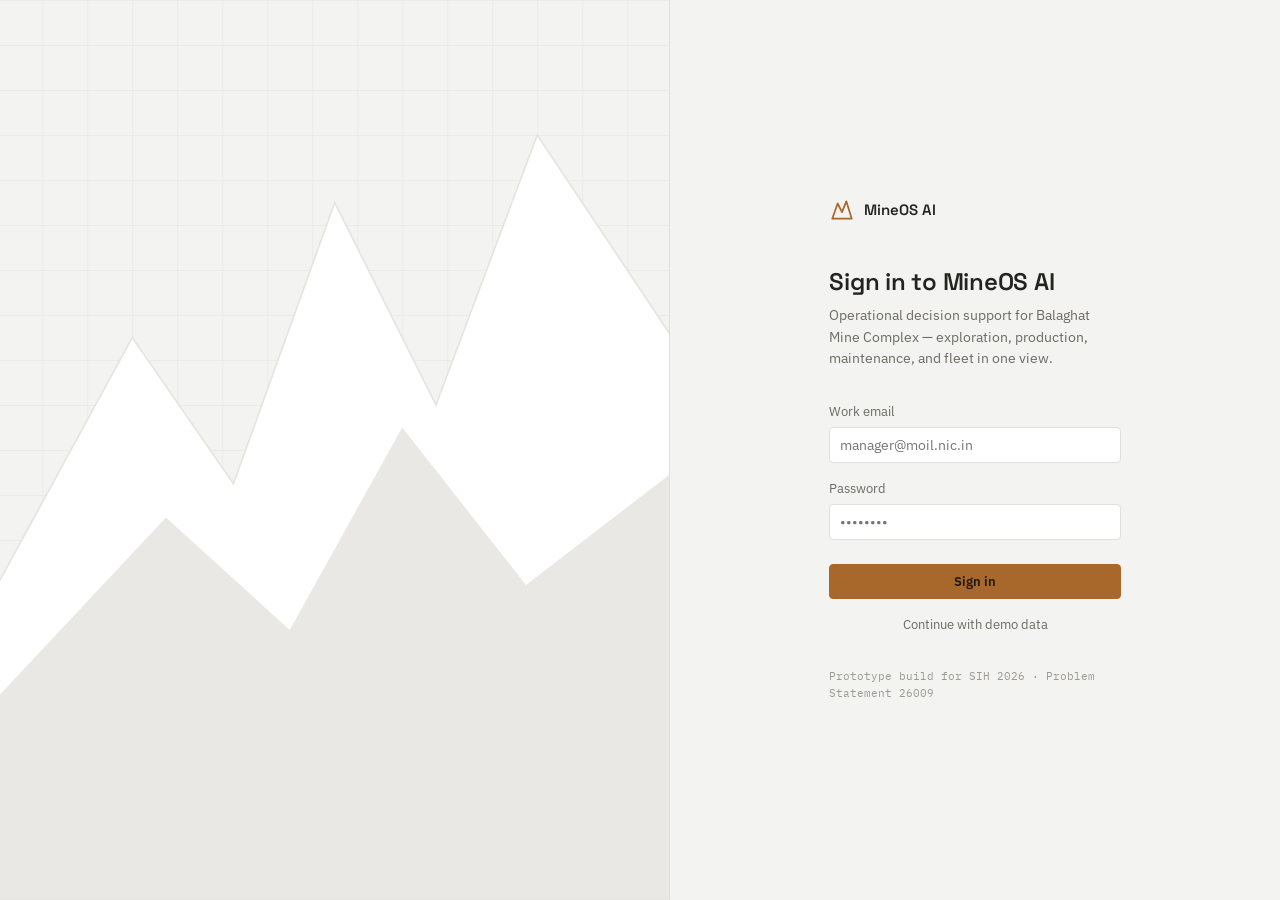
<file: index.html>
<!DOCTYPE html>
<html lang="en">
<head>
<meta charset="UTF-8" />
<meta name="viewport" content="width=device-width, initial-scale=1.0" />
<title>MineOS AI — Decision Intelligence for MOIL</title>
<link rel="stylesheet" href="css/base.css" />
<link rel="stylesheet" href="css/components.css" />
<link rel="stylesheet" href="css/pages/landing.css" />
</head>
<body>

<div class="landing">
  <div class="landing__visual" aria-hidden="true">
    <svg viewBox="0 0 600 800" preserveAspectRatio="xMidYMid slice">
      <defs>
        <pattern id="lgrid" width="40" height="40" patternUnits="userSpaceOnUse">
          <path d="M 40 0 L 0 0 0 40" fill="none" stroke="#E5E4DF" stroke-width="1"/>
        </pattern>
      </defs>
      <rect width="600" height="800" fill="#F3F3F1"/>
      <rect width="600" height="800" fill="url(#lgrid)"/>
      <path d="M0,520 L120,300 L210,430 L300,180 L390,360 L480,120 L600,300 L600,800 L0,800 Z" fill="#FFFFFF" stroke="#E5E4DF" stroke-width="1.5"/>
      <path d="M0,620 L150,460 L260,560 L360,380 L470,520 L600,420 L600,800 L0,800 Z" fill="#E7E6E1" opacity="0.9"/>
    </svg>
  </div>

  <div class="landing__panel">
    <div class="landing__brand">
      <svg width="26" height="26" viewBox="0 0 24 24" fill="none">
        <path d="M3 20 L8 6 L12 14 L16 4 L21 20 Z" fill="none" stroke="#A8672B" stroke-width="1.6" stroke-linejoin="round"/>
      </svg>
      <span>MineOS AI</span>
    </div>

    <h1 class="landing__headline">Sign in to MineOS AI</h1>
    <p class="landing__sub">Operational decision support for Balaghat Mine Complex — exploration, production, maintenance, and fleet in one view.</p>

    <form class="landing__form" id="login-form">
      <div class="field">
        <label for="email">Work email</label>
        <input type="email" id="email" placeholder="manager@moil.nic.in" />
      </div>
      <div class="field">
        <label for="password">Password</label>
        <input type="password" id="password" placeholder="••••••••" />
      </div>
      <button type="submit" class="btn btn--primary landing__submit">Sign in</button>
      <a href="dashboard.html" class="landing__demo-link">Continue with demo data</a>
    </form>

    <p class="landing__footnote">Prototype build for SIH 2026 · Problem Statement 26009</p>
  </div>
</div>

<script>
  document.getElementById("login-form").addEventListener("submit", (e) => {
    e.preventDefault();
    window.location.href = "dashboard.html";
  });
</script>
</body>
</html>
</file>
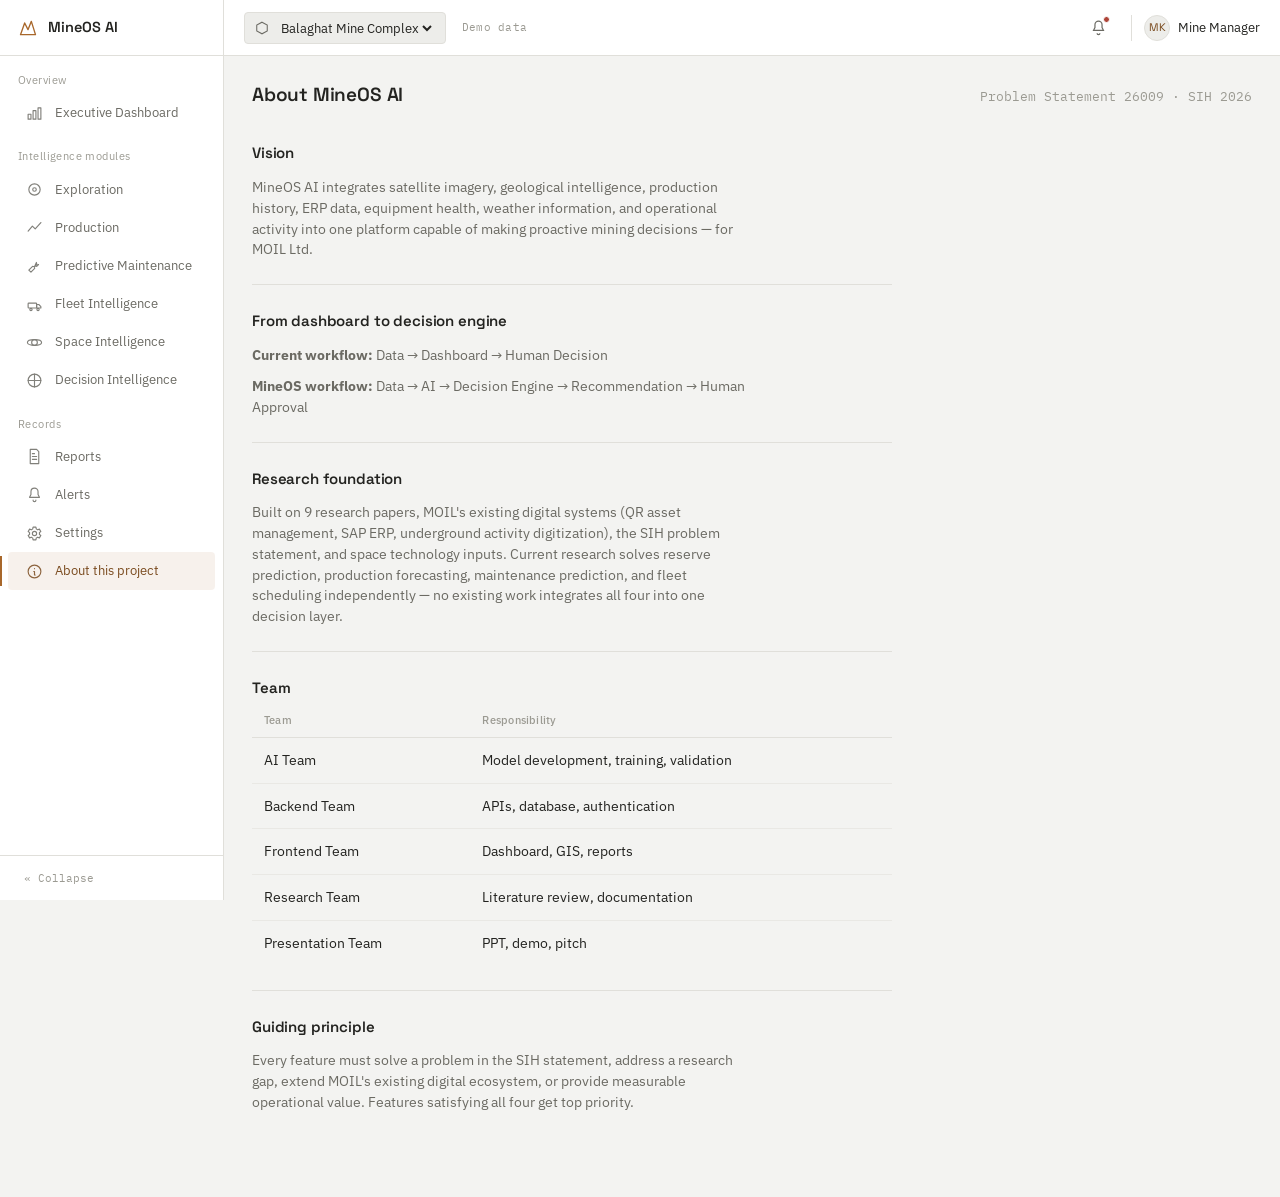
<file: about.html>
<!DOCTYPE html>
<html lang="en">
<head>
<meta charset="UTF-8" />
<meta name="viewport" content="width=device-width, initial-scale=1.0" />
<title>About — MineOS AI</title>
<link rel="stylesheet" href="css/base.css" />
<link rel="stylesheet" href="css/layout.css" />
<link rel="stylesheet" href="css/components.css" />
<link rel="stylesheet" href="css/pages/about.css" />
</head>
<body>
<div class="shell">
  <aside class="sidebar" id="app-shell-sidebar"></aside>
  <header class="topbar" id="app-shell-topbar"></header>

  <main class="main">
    <div class="page-header">
      <h1>About MineOS AI</h1>
      <div class="page-header__meta">Problem Statement 26009 · SIH 2026</div>
    </div>

    <article class="doc">
      <section class="doc__section">
        <h2>Vision</h2>
        <p>MineOS AI integrates satellite imagery, geological intelligence, production history, ERP data, equipment health, weather information, and operational activity into one platform capable of making proactive mining decisions — for MOIL Ltd.</p>
      </section>

      <section class="doc__section">
        <h2>From dashboard to decision engine</h2>
        <p><strong>Current workflow:</strong> Data → Dashboard → Human Decision</p>
        <p><strong>MineOS workflow:</strong> Data → AI → Decision Engine → Recommendation → Human Approval</p>
      </section>

      <section class="doc__section">
        <h2>Research foundation</h2>
        <p>Built on 9 research papers, MOIL's existing digital systems (QR asset management, SAP ERP, underground activity digitization), the SIH problem statement, and space technology inputs. Current research solves reserve prediction, production forecasting, maintenance prediction, and fleet scheduling independently — no existing work integrates all four into one decision layer.</p>
      </section>

      <section class="doc__section">
        <h2>Team</h2>
        <table class="data-table">
          <thead><tr><th>Team</th><th>Responsibility</th></tr></thead>
          <tbody>
            <tr><td>AI Team</td><td>Model development, training, validation</td></tr>
            <tr><td>Backend Team</td><td>APIs, database, authentication</td></tr>
            <tr><td>Frontend Team</td><td>Dashboard, GIS, reports</td></tr>
            <tr><td>Research Team</td><td>Literature review, documentation</td></tr>
            <tr><td>Presentation Team</td><td>PPT, demo, pitch</td></tr>
          </tbody>
        </table>
      </section>

      <section class="doc__section">
        <h2>Guiding principle</h2>
        <p>Every feature must solve a problem in the SIH statement, address a research gap, extend MOIL's existing digital ecosystem, or provide measurable operational value. Features satisfying all four get top priority.</p>
      </section>
    </article>
  </main>
</div>

<script src="js/nav.js"></script>
</body>
</html>
</file>
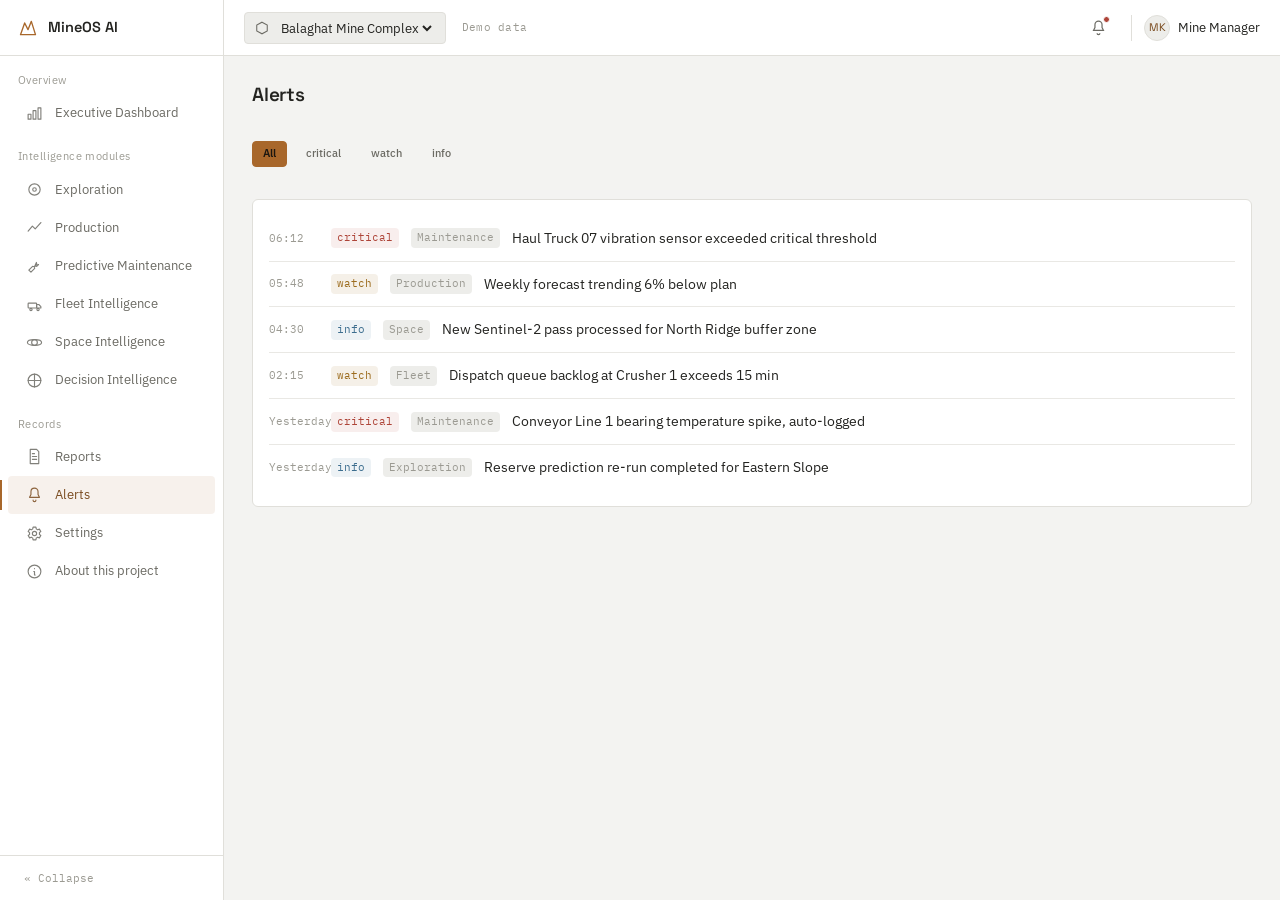
<file: alerts.html>
<!DOCTYPE html>
<html lang="en">
<head>
<meta charset="UTF-8" />
<meta name="viewport" content="width=device-width, initial-scale=1.0" />
<title>Alerts — MineOS AI</title>
<link rel="stylesheet" href="css/base.css" />
<link rel="stylesheet" href="css/layout.css" />
<link rel="stylesheet" href="css/components.css" />
</head>
<body>
<div class="shell">
  <aside class="sidebar" id="app-shell-sidebar"></aside>
  <header class="topbar" id="app-shell-topbar"></header>

  <main class="main">
    <div class="page-header">
      <h1>Alerts</h1>
    </div>

    <div id="severity-filter" class="toolbar toolbar--wrap"></div>

    <div class="panel" id="alert-list"></div>
  </main>
</div>

<script src="js/data/mock/alerts.js"></script>
<script src="js/services/api.js"></script>
<script src="js/nav.js"></script>
<script src="js/pages/alerts.js"></script>
</body>
</html>
</file>
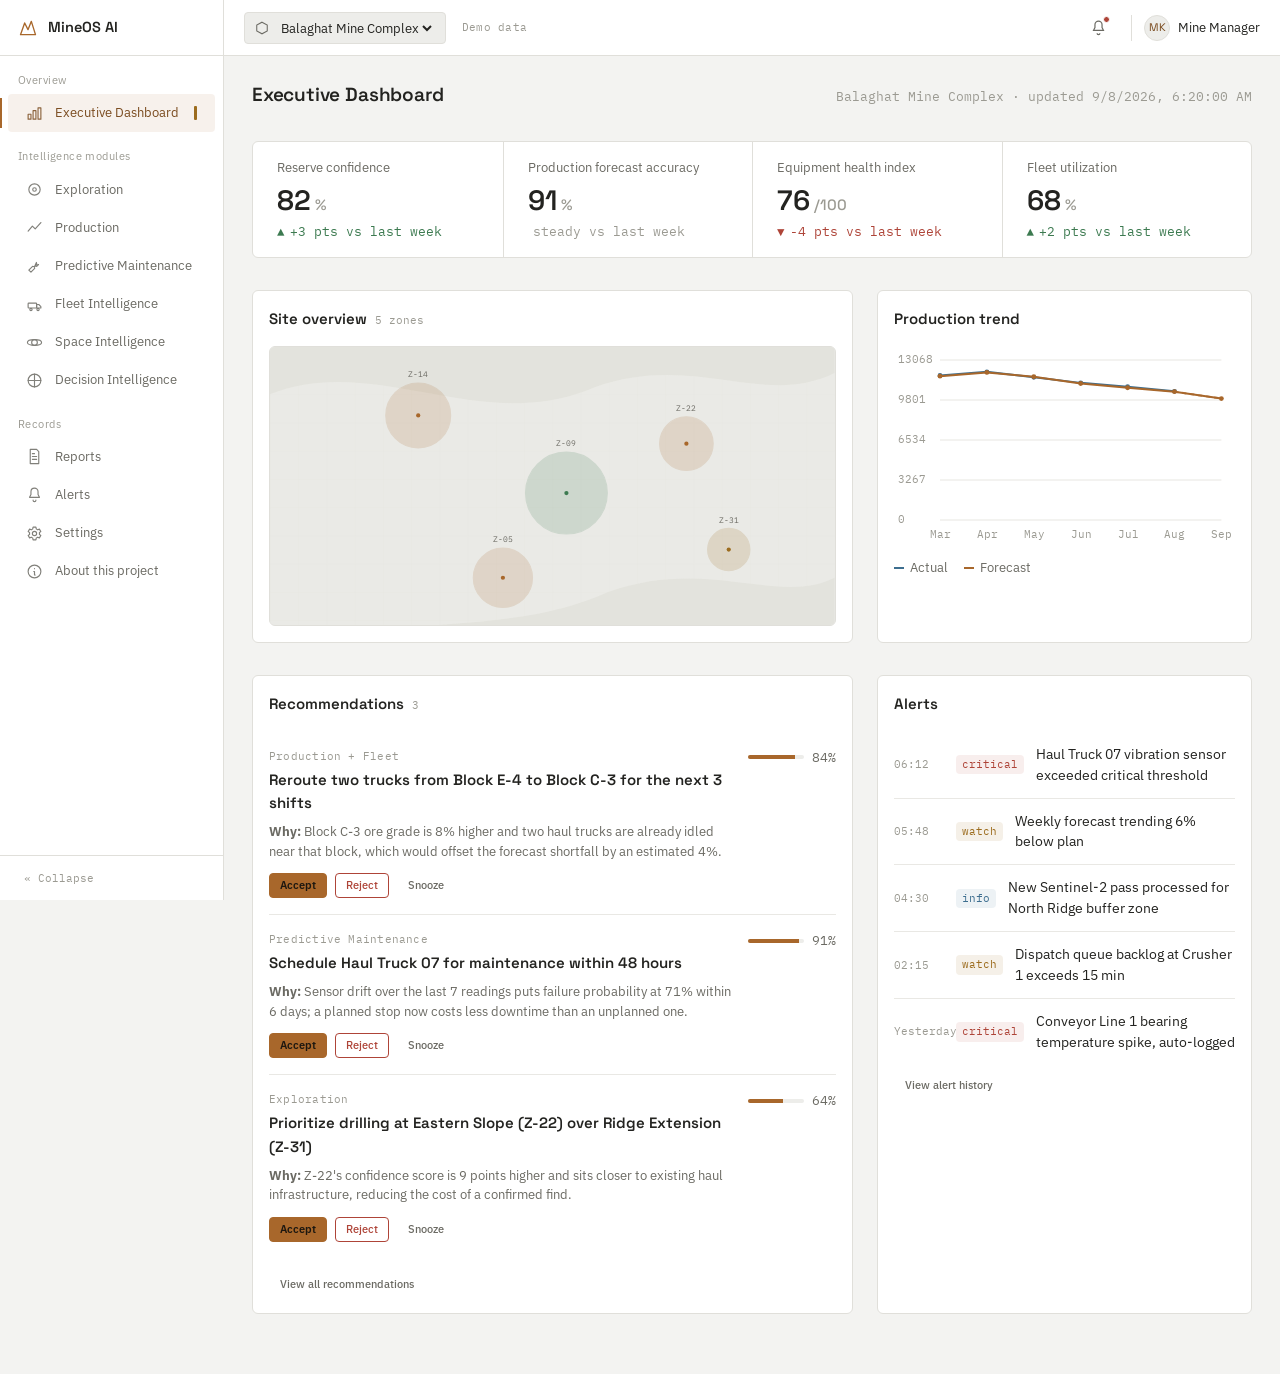
<file: dashboard.html>
<!DOCTYPE html>
<html lang="en">
<head>
<meta charset="UTF-8" />
<meta name="viewport" content="width=device-width, initial-scale=1.0" />
<title>Executive Dashboard — MineOS AI</title>
<link rel="stylesheet" href="css/base.css" />
<link rel="stylesheet" href="css/layout.css" />
<link rel="stylesheet" href="css/components.css" />
<link rel="stylesheet" href="css/pages/dashboard.css" />
</head>
<body>
<div class="shell">
  <aside class="sidebar" id="app-shell-sidebar"></aside>
  <header class="topbar" id="app-shell-topbar"></header>

  <main class="main">
    <div class="page-header">
      <h1>Executive Dashboard</h1>
      <div class="page-header__meta">Balaghat Mine Complex · updated <span id="updated-at">—</span></div>
    </div>

    <div class="metrics-row" id="kpi-row"></div>

    <div class="grid grid--2col">
      <div class="panel">
        <div class="section-title">Site overview <span class="count">5 zones</span></div>
        <div class="map-panel" id="dash-map" style="height:280px;"></div>
      </div>
      <div class="panel">
        <div class="section-title">Production trend</div>
        <div class="chart-panel">
          <canvas id="dash-chart" height="200"></canvas>
          <div class="chart-legend" id="dash-chart-legend"></div>
        </div>
      </div>
    </div>

    <div class="grid grid--2col">
      <div class="panel">
        <div class="section-title">Recommendations <span class="count" id="rec-count"></span></div>
        <div class="rec-list" id="rec-feed"></div>
        <a href="decision-center.html" class="btn btn--ghost btn--sm" style="margin-top:14px;">View all recommendations</a>
      </div>
      <div class="panel">
        <div class="section-title">Alerts</div>
        <div id="alert-ticker"></div>
        <a href="alerts.html" class="btn btn--ghost btn--sm" style="margin-top:8px;">View alert history</a>
      </div>
    </div>
  </main>
</div>

<script src="js/data/mock/dashboard.js"></script>
<script src="js/data/mock/reserves.js"></script>
<script src="js/data/mock/production.js"></script>
<script src="js/data/mock/recommendations.js"></script>
<script src="js/data/mock/alerts.js"></script>
<script src="js/services/api.js"></script>
<script src="js/components/card.js"></script>
<script src="js/components/chartPanel.js"></script>
<script src="js/components/mapPanel.js"></script>
<script src="js/components/recommendationCard.js"></script>
<script src="js/nav.js"></script>
<script src="js/pages/dashboard.js"></script>
</body>
</html>
</file>
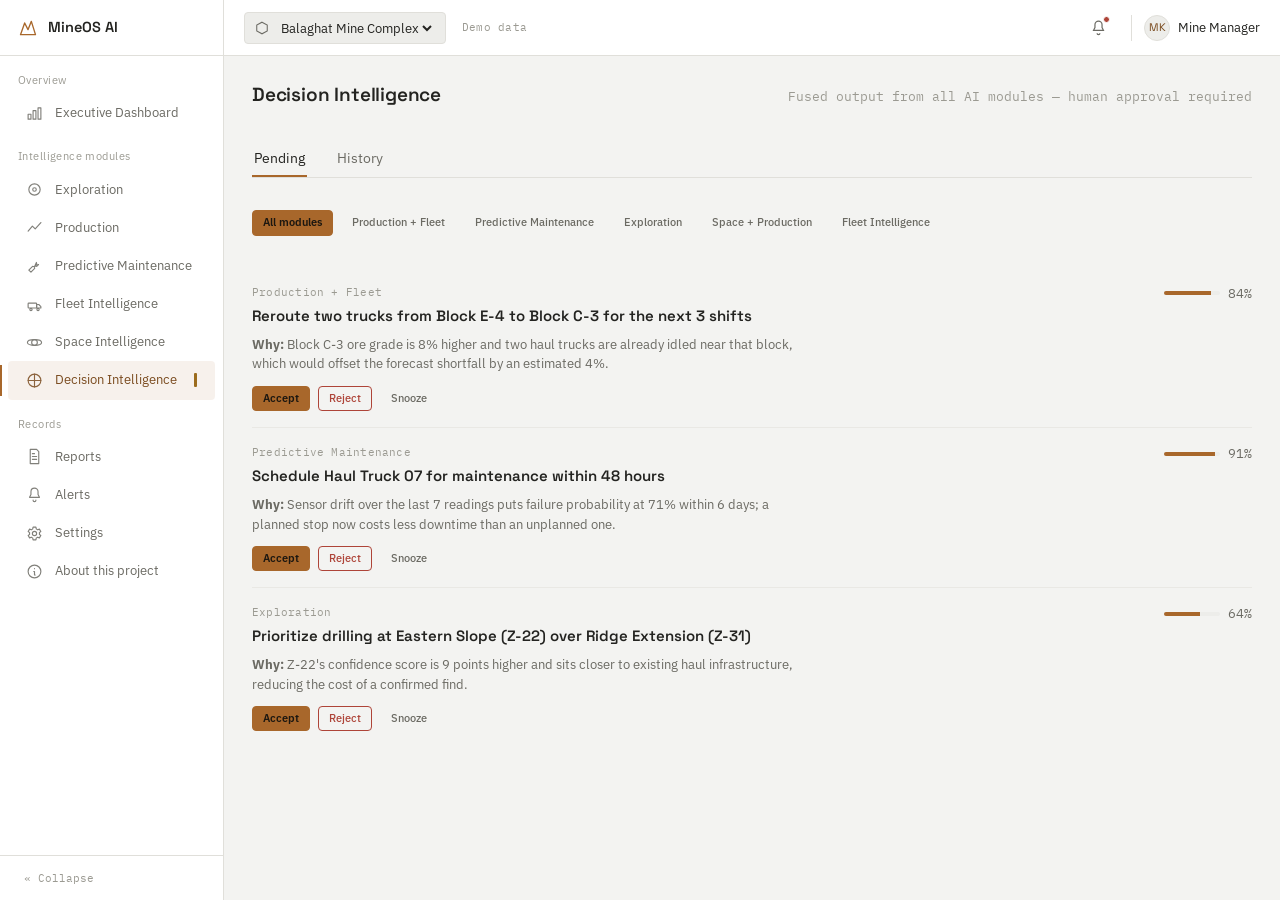
<file: decision-center.html>
<!DOCTYPE html>
<html lang="en">
<head>
<meta charset="UTF-8" />
<meta name="viewport" content="width=device-width, initial-scale=1.0" />
<title>Decision Intelligence — MineOS AI</title>
<link rel="stylesheet" href="css/base.css" />
<link rel="stylesheet" href="css/layout.css" />
<link rel="stylesheet" href="css/components.css" />
</head>
<body>
<div class="shell">
  <aside class="sidebar" id="app-shell-sidebar"></aside>
  <header class="topbar" id="app-shell-topbar"></header>

  <main class="main">
    <div class="page-header">
      <h1>Decision Intelligence</h1>
      <div class="page-header__meta">Fused output from all AI modules — human approval required</div>
    </div>

    <div class="tabs" id="tabs">
      <button class="tab is-active" data-tab="pending">Pending</button>
      <button class="tab" data-tab="history">History</button>
    </div>

    <div id="module-filter" class="toolbar toolbar--wrap"></div>

    <div class="rec-list" id="rec-feed"></div>
  </main>
</div>

<script src="js/data/mock/recommendations.js"></script>
<script src="js/services/api.js"></script>
<script src="js/components/recommendationCard.js"></script>
<script src="js/nav.js"></script>
<script src="js/pages/decision-center.js"></script>
</body>
</html>
</file>
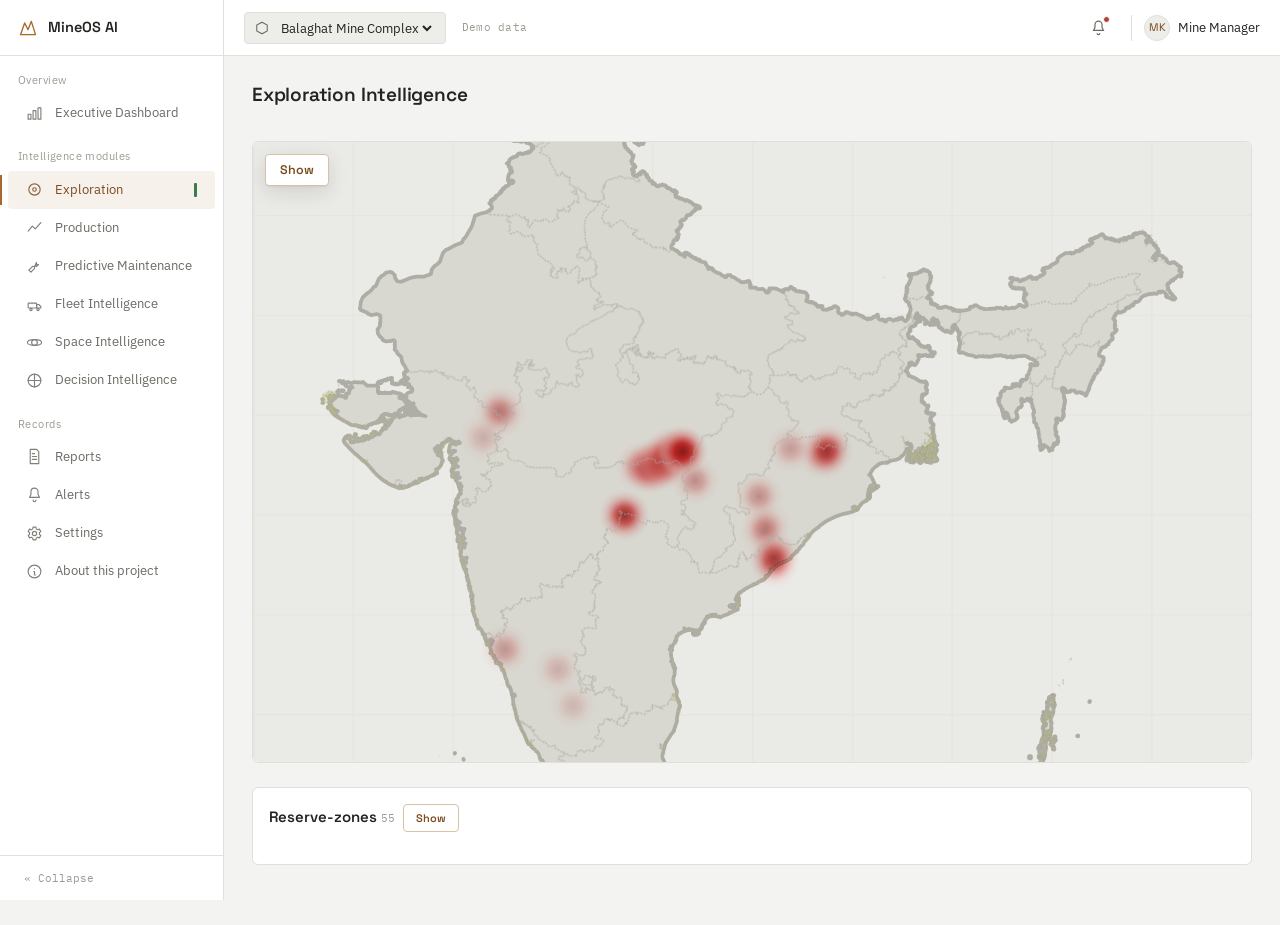
<file: exploration.html>
<!DOCTYPE html>
<html lang="en">
<head>
<meta charset="UTF-8" />
<meta name="viewport" content="width=device-width, initial-scale=1.0" />
<title>Exploration Intelligence — MineOS AI</title>
<link rel="stylesheet" href="css/base.css" />
<link rel="stylesheet" href="css/layout.css" />
<link rel="stylesheet" href="css/components.css" />
<link rel="stylesheet" href="css/pages/exploration.css" />
</head>
<body>

  <div id="map"></div>
<div class="shell">
  <aside class="sidebar" id="app-shell-sidebar"></aside>
  <header class="topbar" id="app-shell-topbar"></header>

  <main class="main">
    <div class="page-header">
      <h1>Exploration Intelligence</h1>
    </div>

    <div class="exploration-layout">
      <div class="panel panel--flush">
        <div class="map-panel" id="exp-map"></div>
      </div>
      <div class="panel">
        <div class="section-title">
          <span>Reserve-zones <span class="count" id="zone-count"></span></span>
          <button class="zone-list__toggle" id="zone-list-toggle" type="button" aria-expanded="false" aria-controls="zone-list">Show</button>
        </div>
        <div id="zone-list" hidden></div>
      </div>
    </div>
  </main>
</div>

<script src="js/data/mock/reserves.js"></script>
<script src="js/services/api.js"></script>
<script src="js/components/mapPanel.js"></script>
<script src="js/nav.js"></script>
<script src="js/pages/exploration.js"></script>
</body>
</html>
</file>
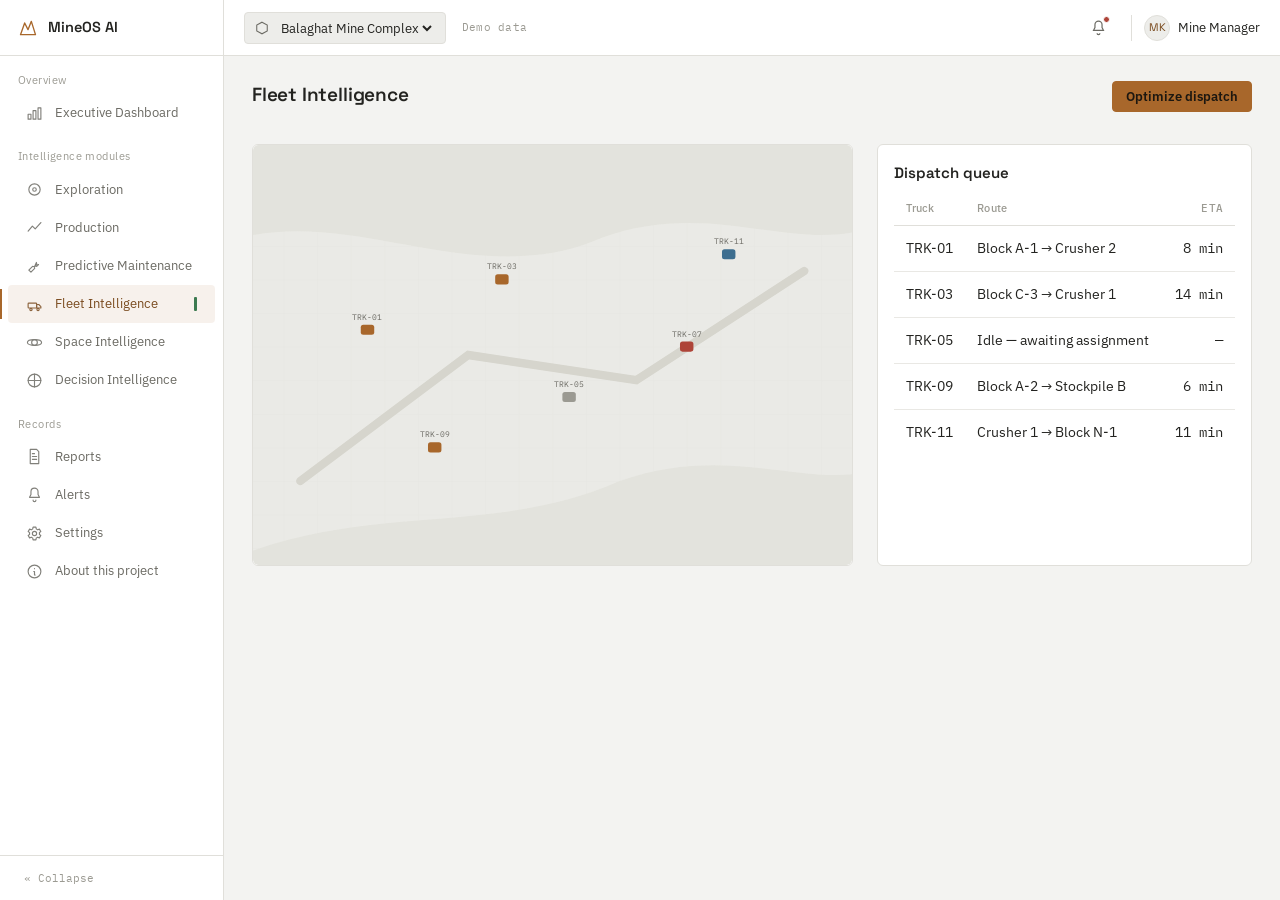
<file: fleet.html>
<!DOCTYPE html>
<html lang="en">
<head>
<meta charset="UTF-8" />
<meta name="viewport" content="width=device-width, initial-scale=1.0" />
<title>Fleet Intelligence — MineOS AI</title>
<link rel="stylesheet" href="css/base.css" />
<link rel="stylesheet" href="css/layout.css" />
<link rel="stylesheet" href="css/components.css" />
</head>
<body>
<div class="shell">
  <aside class="sidebar" id="app-shell-sidebar"></aside>
  <header class="topbar" id="app-shell-topbar"></header>

  <main class="main">
    <div class="page-header">
      <h1>Fleet Intelligence</h1>
      <button class="btn btn--primary" id="optimize-btn">Optimize dispatch</button>
    </div>

    <div class="grid grid--2col">
      <div class="panel panel--flush">
        <div class="map-panel" id="fleet-map" style="height:420px;"></div>
      </div>
      <div class="panel">
        <div class="section-title">Dispatch queue</div>
        <table class="data-table">
          <thead><tr><th>Truck</th><th>Route</th><th class="num">ETA</th></tr></thead>
          <tbody id="dispatch-rows"></tbody>
        </table>
      </div>
    </div>
  </main>
</div>

<script src="js/data/mock/fleet.js"></script>
<script src="js/services/api.js"></script>
<script src="js/components/mapPanel.js"></script>
<script src="js/nav.js"></script>
<script src="js/pages/fleet.js"></script>
</body>
</html>
</file>
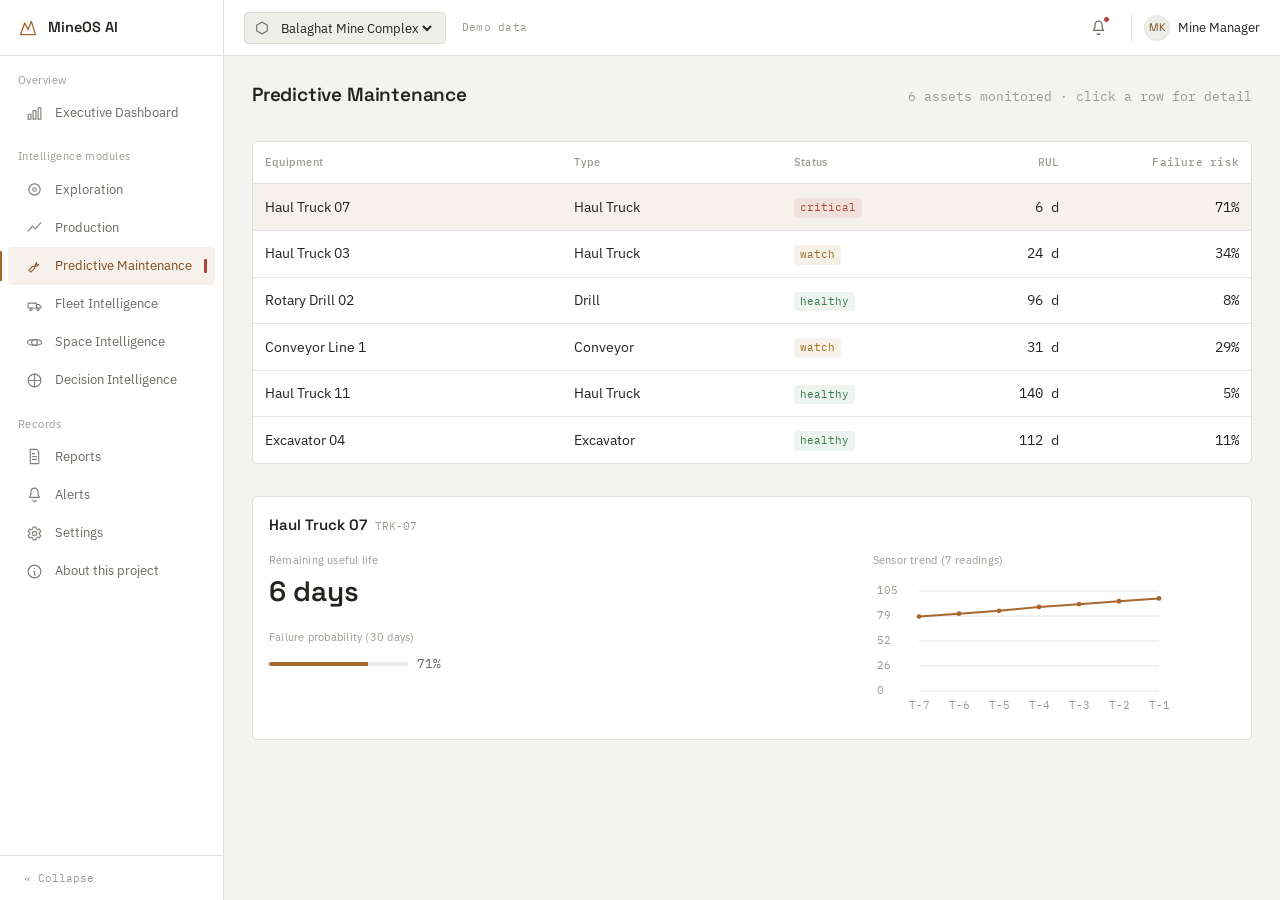
<file: maintenance.html>
<!DOCTYPE html>
<html lang="en">
<head>
<meta charset="UTF-8" />
<meta name="viewport" content="width=device-width, initial-scale=1.0" />
<title>Predictive Maintenance — MineOS AI</title>
<link rel="stylesheet" href="css/base.css" />
<link rel="stylesheet" href="css/layout.css" />
<link rel="stylesheet" href="css/components.css" />
<link rel="stylesheet" href="css/pages/maintenance.css" />
</head>
<body>
<div class="shell">
  <aside class="sidebar" id="app-shell-sidebar"></aside>
  <header class="topbar" id="app-shell-topbar"></header>

  <main class="main">
    <div class="page-header">
      <h1>Predictive Maintenance</h1>
      <div class="page-header__meta">6 assets monitored · click a row for detail</div>
    </div>

    <div class="panel panel--flush">
      <table class="data-table maintenance-table">
        <thead>
          <tr>
            <th>Equipment</th>
            <th>Type</th>
            <th>Status</th>
            <th class="num">RUL</th>
            <th class="num">Failure risk</th>
          </tr>
        </thead>
        <tbody id="equipment-rows"></tbody>
      </table>
    </div>

    <div class="panel" id="detail-panel" style="display:none;">
      <div class="section-title" id="detail-title"></div>
      <div class="grid grid--2col">
        <div>
          <div class="label" style="margin-bottom:var(--space-2);">Remaining useful life</div>
          <div class="metric__value" id="detail-rul" style="margin-bottom:var(--space-5);"></div>
          <div class="label" style="margin-bottom:var(--space-2);">Failure probability (30 days)</div>
          <div class="confidence"><div class="confidence__track" style="width:140px;" id="detail-fail-track"></div><div class="confidence__val" id="detail-fail-val"></div></div>
        </div>
        <div>
          <div class="label" style="margin-bottom:var(--space-2);">Sensor trend (7 readings)</div>
          <canvas id="detail-chart" height="140"></canvas>
        </div>
      </div>
    </div>
  </main>
</div>

<script src="js/data/mock/maintenance.js"></script>
<script src="js/services/api.js"></script>
<script src="js/components/chartPanel.js"></script>
<script src="js/nav.js"></script>
<script src="js/pages/maintenance.js"></script>
</body>
</html>
</file>
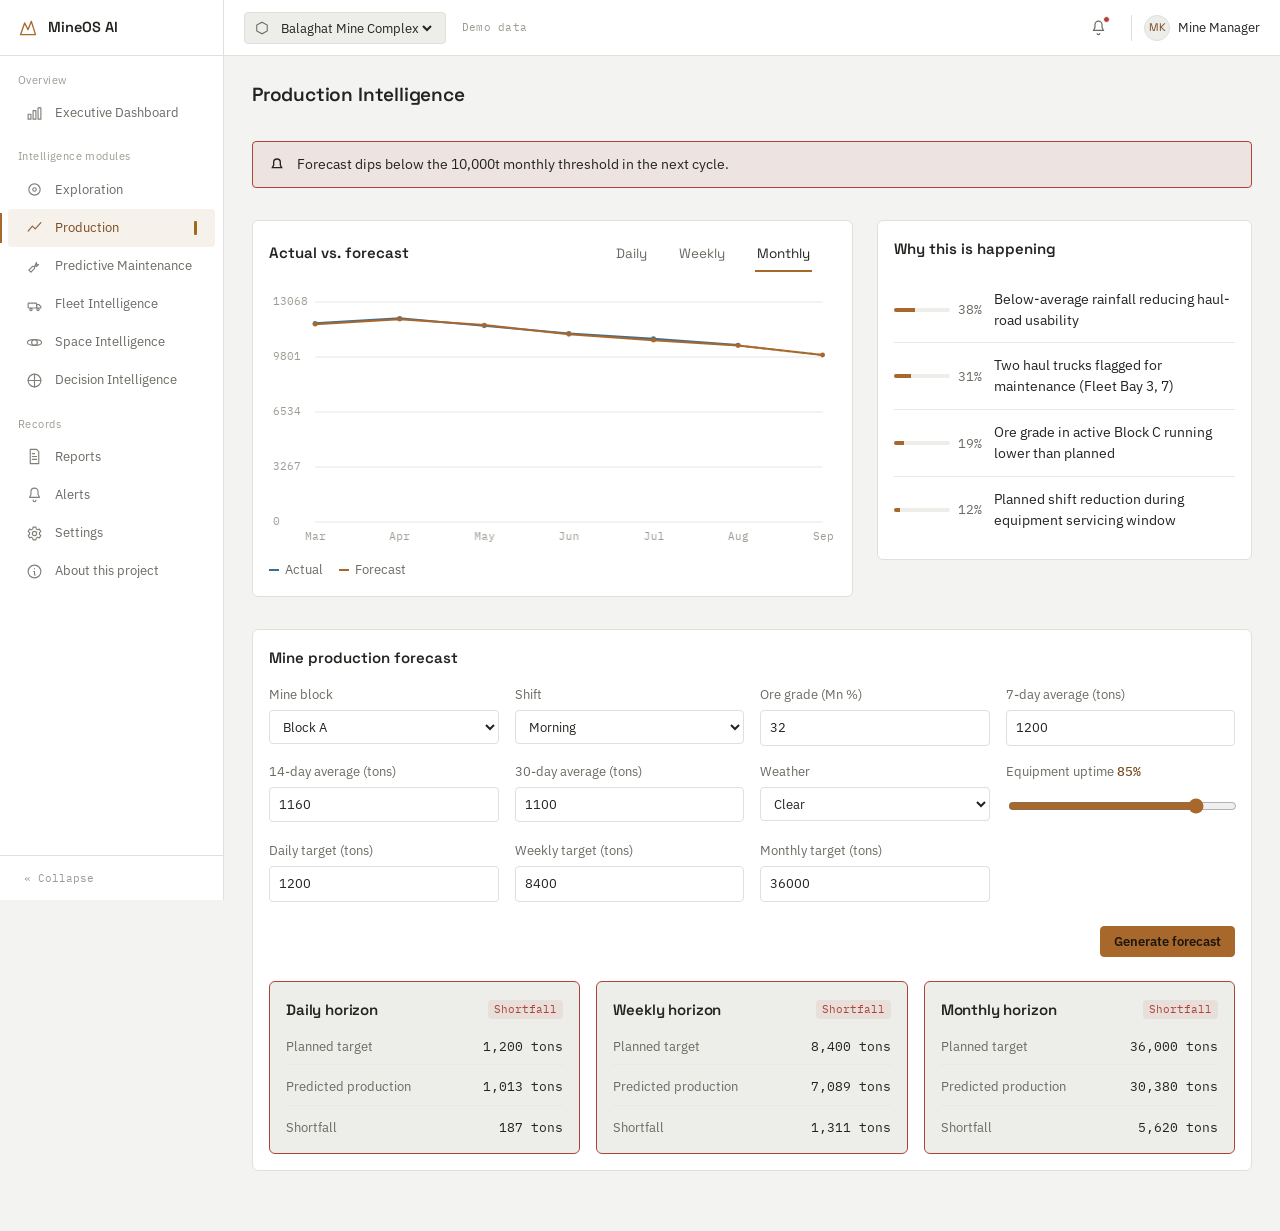
<file: production.html>
<!DOCTYPE html>
<html lang="en">
<head>
<meta charset="UTF-8" />
<meta name="viewport" content="width=device-width, initial-scale=1.0" />
<title>Production Intelligence — MineOS AI</title>
<link rel="stylesheet" href="css/base.css" />
<link rel="stylesheet" href="css/layout.css" />
<link rel="stylesheet" href="css/components.css" />
<link rel="stylesheet" href="css/pages/production.css" />
</head>
<body>
<div class="shell">
  <aside class="sidebar" id="app-shell-sidebar"></aside>
  <header class="topbar" id="app-shell-topbar"></header>

  <main class="main">
    <div class="page-header">
      <h1>Production Intelligence</h1>
    </div>

    <div class="banner" id="shortfall-banner" style="display:none;"></div>

    <div class="production-layout">
      <div class="panel">
        <div class="section-title" style="justify-content:space-between;">
          <span>Actual vs. forecast</span>
          <div class="tabs tabs--inline" id="range-tabs">
            <button class="tab" data-range="daily">Daily</button>
            <button class="tab" data-range="weekly">Weekly</button>
            <button class="tab is-active" data-range="monthly">Monthly</button>
          </div>
        </div>
        <div class="chart-panel">
          <canvas id="prod-chart" height="260"></canvas>
          <div class="chart-legend" id="prod-legend"></div>
        </div>
      </div>

      <div class="panel">
        <div class="section-title">Why this is happening</div>
        <div id="factor-list"></div>
      </div>
    </div>

    <section class="panel production-forecast" id="production-forecast">
      <div class="section-title">Mine production forecast</div>
      <div class="production-forecast__form">
        <label class="forecast-field"><span>Mine block</span><select id="forecast-block"><option>Block A</option><option>Block B</option><option>Block C</option></select></label>
        <label class="forecast-field"><span>Shift</span><select id="forecast-shift"><option value="morning">Morning</option><option value="afternoon">Afternoon</option><option value="night">Night</option></select></label>
        <label class="forecast-field"><span>Ore grade (Mn %)</span><input id="forecast-grade" type="number" min="0" max="100" step="0.1" value="32"></label>
        <label class="forecast-field"><span>7-day average (tons)</span><input id="forecast-average-7" type="number" min="0" step="1" value="1200"></label>
        <label class="forecast-field"><span>14-day average (tons)</span><input id="forecast-average-14" type="number" min="0" step="1" value="1160"></label>
        <label class="forecast-field"><span>30-day average (tons)</span><input id="forecast-average-30" type="number" min="0" step="1" value="1100"></label>
        <label class="forecast-field"><span>Weather</span><select id="forecast-weather"><option value="clear">Clear</option><option value="cloudy">Cloudy</option><option value="rain">Rain</option><option value="storm">Storm</option></select></label>
        <label class="forecast-field"><span>Equipment uptime <strong id="forecast-uptime-value">85%</strong></span><input id="forecast-uptime" type="range" min="0" max="100" value="85"></label>
        <label class="forecast-field"><span>Daily target (tons)</span><input id="forecast-target-daily" type="number" min="0" step="1" value="1200"></label>
        <label class="forecast-field"><span>Weekly target (tons)</span><input id="forecast-target-weekly" type="number" min="0" step="1" value="8400"></label>
        <label class="forecast-field"><span>Monthly target (tons)</span><input id="forecast-target-monthly" type="number" min="0" step="1" value="36000"></label>
      </div>
      <div class="production-forecast__actions"><button class="btn btn--primary" id="generate-production-forecast" type="button">Generate forecast</button></div>
      <div class="production-forecast__results" id="production-forecast-results" aria-live="polite">
        <article class="forecast-result"><div class="forecast-result__header"><h3>Daily horizon</h3><span class="badge badge--neutral" data-status="daily">Not calculated</span></div><dl class="forecast-result__metrics"><div><dt>Planned target</dt><dd><span data-value="daily-target">—</span> tons</dd></div><div><dt>Predicted production</dt><dd><span data-value="daily-predicted">—</span> tons</dd></div><div><dt>Shortfall</dt><dd><span data-value="daily-shortfall">—</span> tons</dd></div></dl></article>
        <article class="forecast-result"><div class="forecast-result__header"><h3>Weekly horizon</h3><span class="badge badge--neutral" data-status="weekly">Not calculated</span></div><dl class="forecast-result__metrics"><div><dt>Planned target</dt><dd><span data-value="weekly-target">—</span> tons</dd></div><div><dt>Predicted production</dt><dd><span data-value="weekly-predicted">—</span> tons</dd></div><div><dt>Shortfall</dt><dd><span data-value="weekly-shortfall">—</span> tons</dd></div></dl></article>
        <article class="forecast-result"><div class="forecast-result__header"><h3>Monthly horizon</h3><span class="badge badge--neutral" data-status="monthly">Not calculated</span></div><dl class="forecast-result__metrics"><div><dt>Planned target</dt><dd><span data-value="monthly-target">—</span> tons</dd></div><div><dt>Predicted production</dt><dd><span data-value="monthly-predicted">—</span> tons</dd></div><div><dt>Shortfall</dt><dd><span data-value="monthly-shortfall">—</span> tons</dd></div></dl></article>
      </div>
    </section>
  </main>
</div>

<script src="js/data/mock/production.js"></script>
<script src="js/services/api.js"></script>
<script src="js/components/chartPanel.js"></script>
<script src="js/nav.js"></script>
<script src="js/pages/production.js"></script>
</body>
</html>
</file>
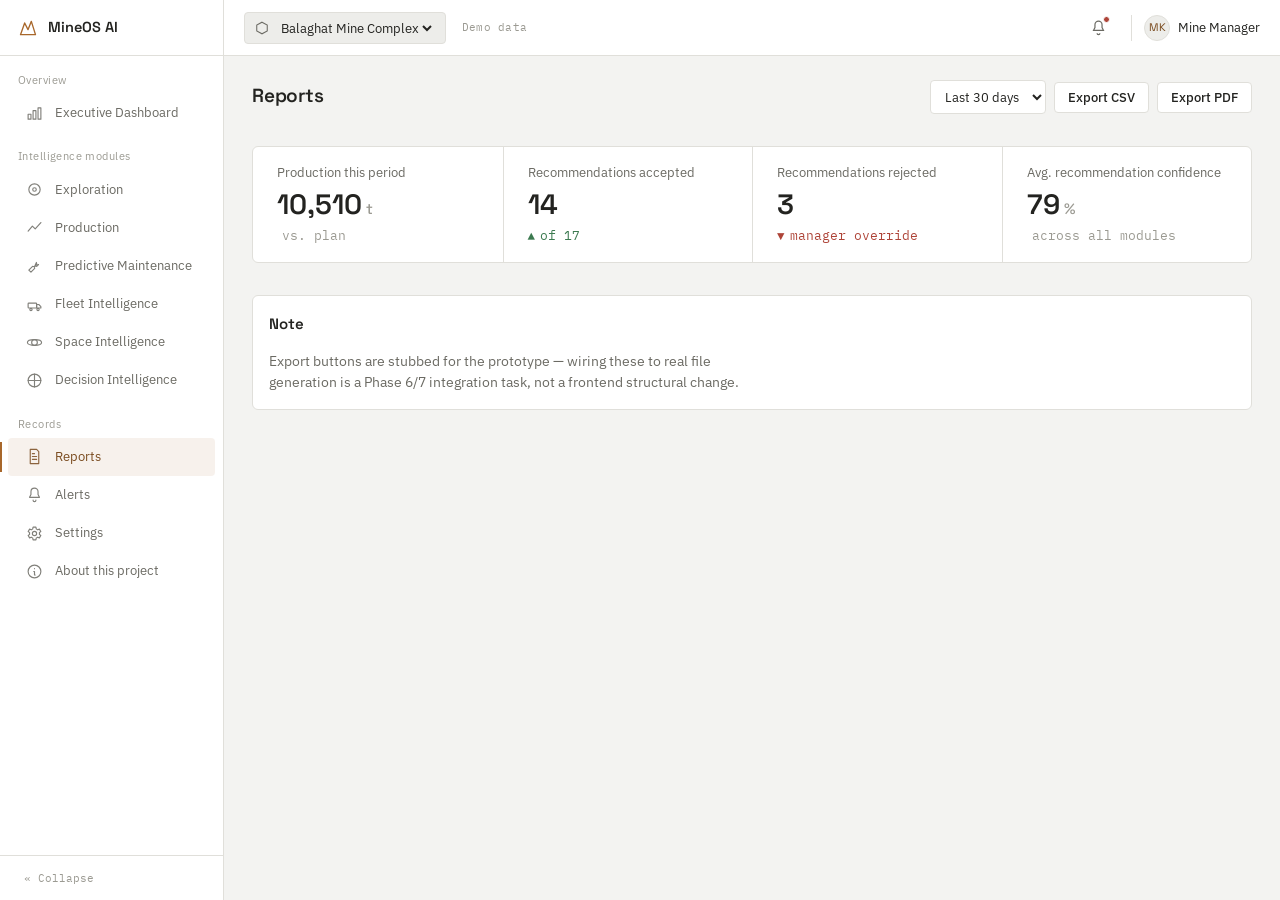
<file: reports.html>
<!DOCTYPE html>
<html lang="en">
<head>
<meta charset="UTF-8" />
<meta name="viewport" content="width=device-width, initial-scale=1.0" />
<title>Reports — MineOS AI</title>
<link rel="stylesheet" href="css/base.css" />
<link rel="stylesheet" href="css/layout.css" />
<link rel="stylesheet" href="css/components.css" />
</head>
<body>
<div class="shell">
  <aside class="sidebar" id="app-shell-sidebar"></aside>
  <header class="topbar" id="app-shell-topbar"></header>

  <main class="main">
    <div class="page-header">
      <h1>Reports</h1>
      <div class="toolbar">
        <select class="select">
          <option>Last 30 days</option>
          <option>Last quarter</option>
          <option>Year to date</option>
        </select>
        <button class="btn" id="export-btn">Export CSV</button>
        <button class="btn" id="export-pdf-btn">Export PDF</button>
      </div>
    </div>

    <div class="metrics-row" id="report-kpis"></div>

    <div class="panel">
      <div class="section-title">Note</div>
      <p>Export buttons are stubbed for the prototype — wiring these to real file generation is a Phase 6/7 integration task, not a frontend structural change.</p>
    </div>
  </main>
</div>

<script src="js/services/api.js"></script>
<script src="js/components/card.js"></script>
<script src="js/nav.js"></script>
<script src="js/pages/reports.js"></script>
</body>
</html>
</file>
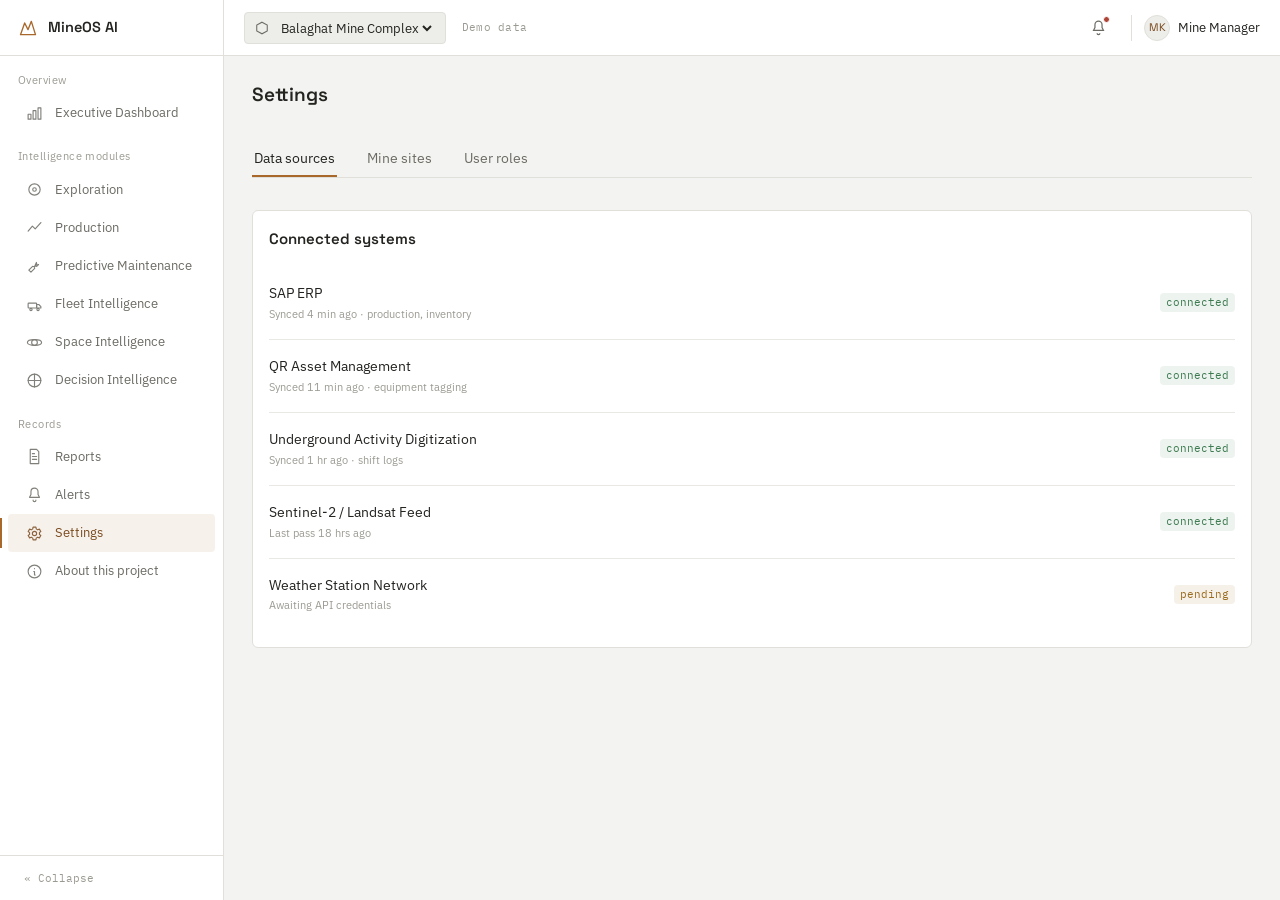
<file: settings.html>
<!DOCTYPE html>
<html lang="en">
<head>
<meta charset="UTF-8" />
<meta name="viewport" content="width=device-width, initial-scale=1.0" />
<title>Settings — MineOS AI</title>
<link rel="stylesheet" href="css/base.css" />
<link rel="stylesheet" href="css/layout.css" />
<link rel="stylesheet" href="css/components.css" />
</head>
<body>
<div class="shell">
  <aside class="sidebar" id="app-shell-sidebar"></aside>
  <header class="topbar" id="app-shell-topbar"></header>

  <main class="main">
    <div class="page-header">
      <h1>Settings</h1>
    </div>

    <div class="tabs" id="settings-tabs">
      <button class="tab is-active" data-tab="data-sources">Data sources</button>
      <button class="tab" data-tab="sites">Mine sites</button>
      <button class="tab" data-tab="users">User roles</button>
    </div>

    <div class="panel" id="pane-data-sources">
      <div class="section-title">Connected systems</div>
      <div id="conn-list"></div>
    </div>

    <div class="panel" id="pane-sites" style="display:none;">
      <div class="ticker-row"><span>Balaghat Mine Complex</span><span class="badge badge--good ml-auto">active</span></div>
      <div class="ticker-row"><span>Gumgaon Mine</span><span class="badge badge--neutral ml-auto">inactive</span></div>
      <div class="ticker-row"><span>Ukwa Mine</span><span class="badge badge--neutral ml-auto">inactive</span></div>
    </div>

    <div class="panel" id="pane-users" style="display:none;">
      <table class="data-table">
        <thead><tr><th>Name</th><th>Role</th><th>Access</th></tr></thead>
        <tbody>
          <tr><td>Mine Manager</td><td>Manager</td><td>Full — can approve recommendations</td></tr>
          <tr><td>Site Geologist</td><td>Analyst</td><td>Exploration</td></tr>
          <tr><td>Fleet Supervisor</td><td>Operator</td><td>Fleet, Alerts</td></tr>
        </tbody>
      </table>
    </div>
  </main>
</div>

<script src="js/data/mock/twin.js"></script>
<script src="js/services/api.js"></script>
<script src="js/nav.js"></script>
<script src="js/pages/settings.js"></script>
</body>
</html>
</file>
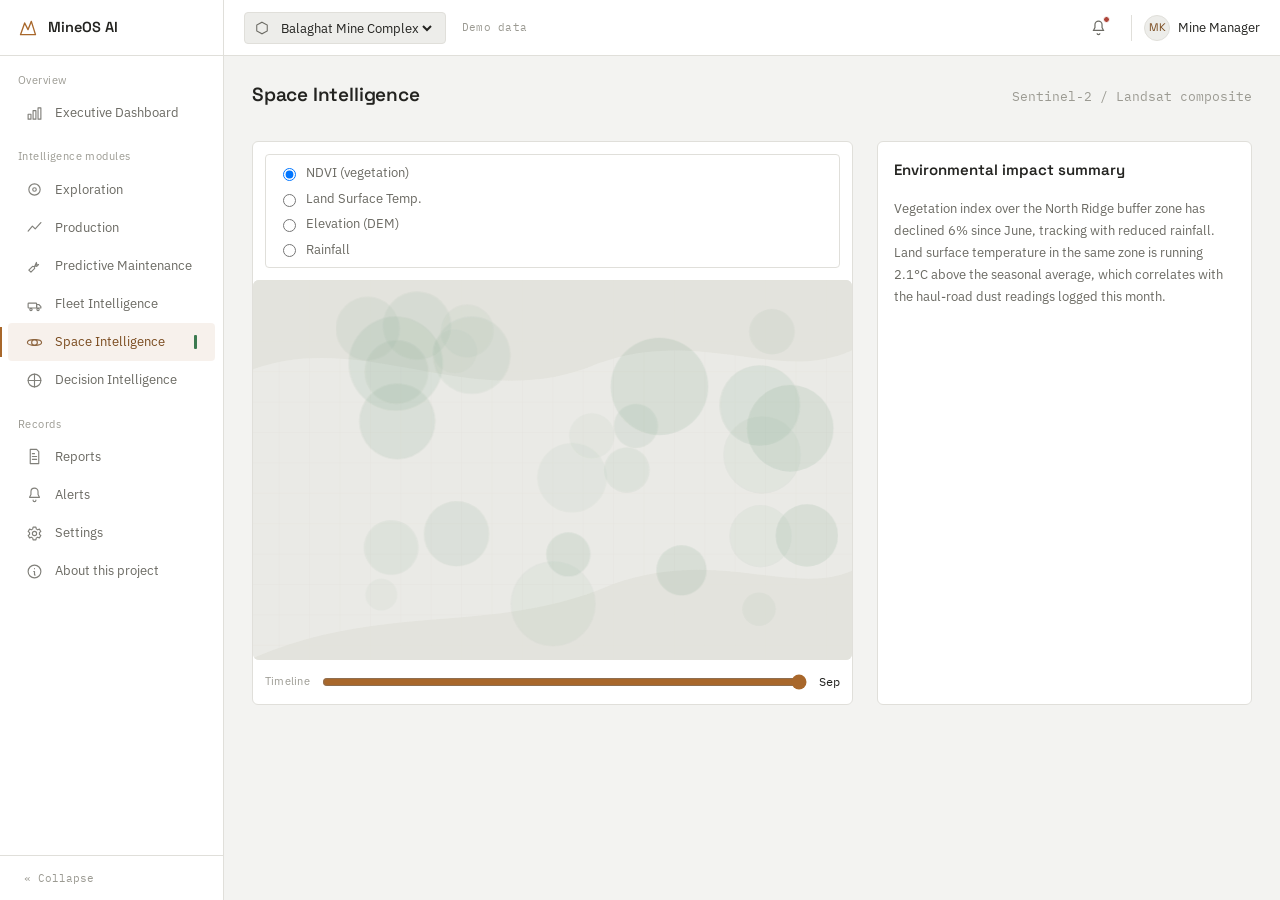
<file: space-intelligence.html>
<!DOCTYPE html>
<html lang="en">
<head>
<meta charset="UTF-8" />
<meta name="viewport" content="width=device-width, initial-scale=1.0" />
<title>Space Intelligence — MineOS AI</title>
<link rel="stylesheet" href="css/base.css" />
<link rel="stylesheet" href="css/layout.css" />
<link rel="stylesheet" href="css/components.css" />
</head>
<body>
<div class="shell">
  <aside class="sidebar" id="app-shell-sidebar"></aside>
  <header class="topbar" id="app-shell-topbar"></header>

  <main class="main">
    <div class="page-header">
      <h1>Space Intelligence</h1>
      <div class="page-header__meta">Sentinel-2 / Landsat composite</div>
    </div>

    <div class="grid grid--2col">
      <div class="panel panel--flush">
        <div class="map-panel__layers map-panel__layers--inline" id="layer-toggles"></div>
        <div class="map-panel" id="space-map" style="height:380px; margin-top:12px;"></div>
        <div style="padding:12px; display:flex; align-items:center; gap:10px;">
          <span class="label">Timeline</span>
          <input type="range" id="timeline" min="0" max="3" step="1" value="3" style="flex:1;" />
          <span class="num" id="timeline-label" style="font-size:12px;">Sep</span>
        </div>
      </div>
      <div class="panel">
        <div class="section-title">Environmental impact summary</div>
        <p id="impact-text" style="font-size:13px; line-height:1.7;"></p>
      </div>
    </div>
  </main>
</div>

<script src="js/data/mock/space.js"></script>
<script src="js/services/api.js"></script>
<script src="js/components/mapPanel.js"></script>
<script src="js/nav.js"></script>
<script src="js/pages/space-intelligence.js"></script>
</body>
</html>
</file>
<file: css/base.css>
/* ==========================================================================
   MineOS AI — base.css

   Design language: a mine site's control room, not a startup landing page.
   Flat surfaces, hairline rule lines, one accent colour used only where it
   means something (action, alert, live status). Hierarchy comes from type
   and spacing first; borders and shadows are the exception, not the default.
   ========================================================================== */

@import url('https://fonts.googleapis.com/css2?family=Space+Grotesk:wght@500;600&family=IBM+Plex+Sans:wght@400;500;600&family=IBM+Plex+Mono:wght@400;500&display=swap');

:root {
  /* --- Color system: bg / surface / text / muted / border / accent --- */
  --bg: #F3F3F1;          /* page background */
  --surface: #FFFFFF;     /* card / panel surface */
  --surface-2: #EDEDEA;   /* recessed / hover surface */
  --border: #E0DFDA;      /* hairline dividers */
  --border-soft: #E9E8E4; /* lighter rule, e.g. between rows inside a panel */
  --border-strong: #C9C8C1;

  --text: #232320;        /* primary text — warm near-black, not pure black */
  --text-muted: #6B6A63;  /* secondary text */
  --text-faint: #9B9A92;  /* tertiary / disabled */

  --accent: #A8672B;      /* the one accent — raw manganese ore, used deliberately */
  --accent-ink: #7A4B1F;  /* accent at text-weight contrast on light surfaces */
  --accent-dim: #D8C2A6;  /* accent border at low emphasis */
  --accent-wash: rgba(168, 103, 43, 0.09);

  --good: #3C7A50;
  --good-wash: rgba(60, 122, 80, 0.09);
  --watch: #9C6C1E;
  --watch-wash: rgba(156, 108, 30, 0.10);
  --critical: #AE4438;
  --critical-wash: rgba(174, 68, 56, 0.09);
  --info: #3D6E8F;
  --info-wash: rgba(61, 110, 143, 0.09);

  /* Shadows are reserved for things that actually float above content:
     the modal overlay, an open dropdown, a tooltip. Not for ordinary cards. */
  --shadow-elevated: 0 6px 20px rgba(30, 28, 22, 0.12), 0 1px 2px rgba(30, 28, 22, 0.06);

  /* --- Type: 5 sizes, 3 weights. Resist adding more. --- */
  --font-display: 'Space Grotesk', 'Arial Narrow', sans-serif;
  --font-body: 'IBM Plex Sans', -apple-system, BlinkMacSystemFont, sans-serif;
  --font-mono: 'IBM Plex Mono', 'Courier New', monospace;

  --text-xs: 11px;    /* micro labels, mono readouts */
  --text-sm: 12.5px;  /* secondary UI text */
  --text-base: 13.5px;/* body default */
  --text-md: 15px;    /* section titles, emphasis */
  --text-lg: 19px;    /* page headings */
  --text-xl: 28px;    /* the one "hero number" size, used sparingly */

  /* --- Spacing scale — used for margins/gaps instead of one-off values --- */
  --space-1: 4px;
  --space-2: 8px;
  --space-3: 12px;
  --space-4: 16px;
  --space-5: 24px;
  --space-6: 32px;
  --space-7: 44px;

  /* --- Layout --- */
  --topbar-h: 56px;
  --sidebar-w: 224px;
  --sidebar-w-collapsed: 60px;
  --radius: 6px;       /* panels, cards — a corner, not a pill */
  --radius-sm: 4px;    /* buttons, inputs, small chips */
  --ease: 160ms ease;
}

* { box-sizing: border-box; }
html { -webkit-text-size-adjust: 100%; }

body {
  margin: 0;
  background: var(--bg);
  color: var(--text);
  font-family: var(--font-body);
  font-size: var(--text-base);
  line-height: 1.55;
  -webkit-font-smoothing: antialiased;
}

h1, h2, h3, h4 {
  font-family: var(--font-display);
  font-weight: 600;
  margin: 0;
  color: var(--text);
  letter-spacing: -0.01em;
}

p { margin: 0 0 0.75em; color: var(--text-muted); max-width: 62ch; }
p:last-child { margin-bottom: 0; }

a { color: inherit; text-decoration: none; }
button { font-family: inherit; cursor: pointer; }
table { border-collapse: collapse; width: 100%; }

::selection { background: var(--accent-wash); color: var(--text); }

:focus-visible {
  outline: 2px solid var(--accent);
  outline-offset: 2px;
}

/* Numeric / instrument-readout text */
.num {
  font-family: var(--font-mono);
  font-variant-numeric: tabular-nums;
}

.label {
  font-size: var(--text-xs);
  color: var(--text-faint);
  letter-spacing: 0.02em;
}

.section-title {
  font-family: var(--font-display);
  font-size: var(--text-md);
  font-weight: 600;
  color: var(--text);
  display: flex;
  align-items: baseline;
  gap: var(--space-2);
  margin-bottom: var(--space-4);
}

.section-title .count {
  font-family: var(--font-mono);
  font-size: var(--text-xs);
  color: var(--text-faint);
  font-weight: 400;
}

.visually-hidden {
  position: absolute;
  width: 1px; height: 1px;
  overflow: hidden;
  clip: rect(0 0 0 0);
}

@media (prefers-reduced-motion: reduce) {
  * { animation-duration: 0.001ms !important; transition-duration: 0.001ms !important; }
}

::-webkit-scrollbar { width: 9px; height: 9px; }
::-webkit-scrollbar-track { background: transparent; }
::-webkit-scrollbar-thumb { background: var(--border-strong); border-radius: 5px; }
::-webkit-scrollbar-thumb:hover { background: var(--text-faint); }
</file>
<file: css/components.css>
/* ==========================================================================
   MineOS AI — components.css
   Borders do most of the separating; shadows are reserved for things that
   truly float (modal, tooltip). Radius is a small corner, not a pill.
   ========================================================================== */

/* ---------- Panel (generic container) ---------- */
.panel {
  background: var(--surface);
  border: 1px solid var(--border);
  border-radius: var(--radius);
  padding: var(--space-4);
}
.panel--flush { padding: 0; overflow: hidden; }

/* ---------- Metrics row (dashboard/report KPIs) ----------
   A single bordered row divided into columns, not four repeated card
   boxes — the same information, one container. */
.metrics-row {
  display: grid;
  grid-template-columns: repeat(4, 1fr);
  background: var(--surface);
  border: 1px solid var(--border);
  border-radius: var(--radius);
}
.metric {
  padding: var(--space-4) var(--space-5);
  border-left: 1px solid var(--border);
}
.metric:first-child { border-left: none; }

.metric__label {
  font-size: var(--text-sm);
  color: var(--text-muted);
  margin-bottom: var(--space-2);
}
.metric__value {
  font-family: var(--font-display);
  font-size: var(--text-xl);
  font-weight: 600;
  color: var(--text);
  line-height: 1;
  display: flex;
  align-items: baseline;
  gap: 4px;
}
.metric__value .unit { font-size: var(--text-md); color: var(--text-faint); font-weight: 500; }

.metric__delta {
  margin-top: var(--space-2);
  font-size: var(--text-sm);
  font-family: var(--font-mono);
  display: flex;
  align-items: center;
  gap: 5px;
  color: var(--text-faint);
}
.metric__delta[data-trend="up"] { color: var(--good); }
.metric__delta[data-trend="down"] { color: var(--critical); }

@media (max-width: 1100px) {
  .metrics-row { grid-template-columns: repeat(2, 1fr); }
  .metric:nth-child(3) { border-left: none; }
}
@media (max-width: 640px) {
  .metrics-row { grid-template-columns: 1fr; }
  .metric { border-left: none; border-top: 1px solid var(--border); }
  .metric:first-child { border-top: none; }
}

/* ---------- Buttons ---------- */
.btn {
  display: inline-flex;
  align-items: center;
  gap: 6px;
  padding: 7px 13px;
  border-radius: var(--radius-sm);
  border: 1px solid var(--border);
  background: var(--surface);
  color: var(--text);
  font-size: var(--text-sm);
  font-weight: 500;
  line-height: 1.2;
  transition: background var(--ease), border-color var(--ease), color var(--ease);
}
.btn:hover { border-color: var(--border-strong); background: var(--surface-2); }
.btn--primary {
  background: var(--accent);
  border-color: var(--accent);
  color: #1C1710;
  font-weight: 600;
}
.btn--primary:hover { background: #B9773A; border-color: #B9773A; }
.btn--ghost { background: transparent; border-color: transparent; color: var(--text-muted); }
.btn--ghost:hover { background: var(--surface-2); color: var(--text); border-color: transparent; }
.btn--danger-outline { border-color: var(--critical); color: var(--critical); background: transparent; }
.btn--danger-outline:hover { background: var(--critical-wash); }
.btn--sm { padding: 5px 10px; font-size: var(--text-xs); }
.btn[disabled] { opacity: 0.45; cursor: not-allowed; }
.btn svg { width: 13px; height: 13px; }

/* ---------- Status tags (not pills) ----------
   A small rectangular tag: colour carries the meaning, shape stays quiet. */
.badge {
  display: inline-flex;
  align-items: center;
  gap: 5px;
  font-size: var(--text-xs);
  font-family: var(--font-mono);
  padding: 1px 6px;
  border-radius: var(--radius-sm);
  line-height: 1.6;
}
.badge--good { color: var(--good); background: var(--good-wash); }
.badge--watch { color: var(--watch); background: var(--watch-wash); }
.badge--critical { color: var(--critical); background: var(--critical-wash); }
.badge--info { color: var(--info); background: var(--info-wash); }
.badge--neutral { color: var(--text-faint); background: var(--surface-2); }

/* ---------- Table ---------- */
.data-table th {
  text-align: left;
  font-size: var(--text-xs);
  color: var(--text-faint);
  font-weight: 500;
  letter-spacing: 0.02em;
  padding: 0 var(--space-3) var(--space-2);
  border-bottom: 1px solid var(--border);
}
.data-table td {
  padding: var(--space-3);
  border-bottom: 1px solid var(--border-soft);
  font-size: var(--text-base);
  color: var(--text);
}
.data-table tbody tr { cursor: default; transition: background var(--ease); }
.data-table tbody tr.is-clickable { cursor: pointer; }
.data-table tr:last-child td { border-bottom: none; }
.data-table tr:hover td { background: var(--surface-2); }
.data-table tr.is-selected td { background: var(--accent-wash); }
.data-table td.num, .data-table th.num { text-align: right; font-family: var(--font-mono); }
.data-table th.is-sortable { cursor: pointer; user-select: none; }
.data-table th.is-sortable:hover { color: var(--text-muted); }

/* ---------- Confidence meter ---------- */
.confidence {
  display: flex;
  align-items: center;
  gap: 8px;
}
.confidence__track {
  width: 56px; height: 4px;
  background: var(--surface-2);
  border-radius: 2px;
  overflow: hidden;
}
.confidence__fill { height: 100%; background: var(--accent); }
.confidence__val { font-family: var(--font-mono); font-size: var(--text-sm); color: var(--text-muted); }

/* ---------- Recommendation list ----------
   A divided list, not a grid of identical cards — each item is a row with
   its own weight (confidence, status) rather than a repeated box. */
.rec-list { display: flex; flex-direction: column; }
.rec-item {
  padding: var(--space-4) 0;
  border-bottom: 1px solid var(--border-soft);
}
.rec-list .rec-item:last-child { border-bottom: none; }
.rec-item__top {
  display: flex;
  justify-content: space-between;
  align-items: flex-start;
  gap: var(--space-4);
}
.rec-item__module {
  font-size: var(--text-xs);
  font-family: var(--font-mono);
  color: var(--text-faint);
  letter-spacing: 0.02em;
}
.rec-item__title {
  font-family: var(--font-display);
  font-size: var(--text-md);
  font-weight: 600;
  margin-top: 3px;
}
.rec-item__why {
  font-size: var(--text-sm);
  color: var(--text-muted);
  margin-top: var(--space-2);
  max-width: 68ch;
}
.rec-item__actions { display: flex; gap: var(--space-2); margin-top: var(--space-3); }
.rec-item.is-accepted { opacity: 0.5; }
.rec-item.is-rejected { opacity: 0.4; }
.rec-item__status-note { font-size: var(--text-xs); font-family: var(--font-mono); color: var(--text-faint); margin-top: var(--space-3); }

/* ---------- Loading skeleton ---------- */
.skeleton {
  background: linear-gradient(90deg, var(--surface-2) 25%, #F8F7F4 37%, var(--surface-2) 63%);
  background-size: 400% 100%;
  animation: skeleton-wave 1.5s ease infinite;
  border-radius: var(--radius-sm);
}
@keyframes skeleton-wave { 0% { background-position: 100% 50%; } 100% { background-position: 0 50%; } }
@media (prefers-reduced-motion: reduce) { .skeleton { animation: none; background: var(--surface-2); } }

/* ---------- Modal (a genuinely elevated surface — shadow earns its keep) ---------- */
.modal-overlay {
  position: fixed; inset: 0;
  background: rgba(20, 18, 14, 0.45);
  display: none;
  align-items: center;
  justify-content: center;
  z-index: 100;
}
.modal-overlay.is-open { display: flex; }
.modal {
  width: 420px;
  max-width: calc(100vw - 32px);
  background: var(--surface);
  border: 1px solid var(--border);
  border-radius: var(--radius);
  padding: var(--space-5);
  box-shadow: var(--shadow-elevated);
}
.modal__header { display: flex; justify-content: space-between; align-items: center; margin-bottom: var(--space-3); }
.modal__close { background: none; border: none; color: var(--text-faint); font-size: 18px; line-height: 1; }
.modal__footer { display: flex; justify-content: flex-end; gap: var(--space-2); margin-top: var(--space-4); }

/* ---------- Map panel (SVG schematic, no external tiles required) ---------- */
.map-panel { position: relative; background: #EAEAE6; border-radius: var(--radius); overflow: hidden; }
.map-panel svg { width: 100%; height: 100%; display: block; }
.map-panel__layers {
  position: absolute; top: var(--space-3); left: var(--space-3);
  background: var(--surface);
  border: 1px solid var(--border);
  border-radius: var(--radius-sm);
  padding: var(--space-2) var(--space-3);
  font-size: var(--text-sm);
  display: flex; flex-direction: column; gap: 6px;
}
.map-panel__layers label { display: flex; align-items: center; gap: 7px; color: var(--text-muted); }
.map-panel__layers--inline { position: static; margin: var(--space-3) var(--space-3) 0; }
.map-panel__zone { cursor: pointer; transition: opacity 150ms ease; }
.map-panel__zone:hover { opacity: 0.8; }
.map-panel__tooltip {
  position: absolute;
  background: var(--text);
  color: var(--surface);
  border-radius: var(--radius-sm);
  padding: 5px 9px;
  font-size: var(--text-sm);
  pointer-events: none;
  display: none;
  z-index: 5;
  white-space: nowrap;
}

/* ---------- Chart panel (lightweight canvas line/bar) ---------- */
.chart-panel { position: relative; }
.chart-panel canvas { width: 100%; display: block; }
.chart-legend { display: flex; gap: var(--space-4); margin-top: var(--space-3); font-size: var(--text-sm); color: var(--text-muted); }
.chart-legend__item { display: flex; align-items: center; gap: 6px; }
.chart-legend__swatch { width: 10px; height: 2px; }

/* ---------- Forms ---------- */
.field { display: flex; flex-direction: column; gap: 6px; margin-bottom: var(--space-4); }
.field label { font-size: var(--text-sm); color: var(--text-muted); }
.field input[type="text"], .field input[type="email"], .field input[type="password"], .field select {
  background: var(--surface);
  border: 1px solid var(--border);
  border-radius: var(--radius-sm);
  padding: 8px 10px;
  color: var(--text);
  font-size: var(--text-base);
  font-family: var(--font-body);
  transition: border-color var(--ease);
}
.field input:focus, .field select:focus { border-color: var(--accent); }
.field--range { display: flex; flex-direction: column; gap: 6px; }
.field--range .field__value { font-family: var(--font-mono); font-size: var(--text-sm); color: var(--accent-ink); }
input[type="range"] { accent-color: var(--accent); width: 100%; }

/* Standalone select control (toolbar filters, not inside a labeled .field) */
.select {
  background: var(--surface);
  border: 1px solid var(--border);
  border-radius: var(--radius-sm);
  padding: 7px 10px;
  color: var(--text);
  font-size: var(--text-sm);
  font-family: var(--font-body);
}
.select:focus { border-color: var(--accent); }

.toolbar { display: flex; gap: var(--space-2); align-items: center; }
.toolbar--wrap { flex-wrap: wrap; margin-bottom: var(--space-4); }
.ml-auto { margin-left: auto; }
.btn--block { width: 100%; justify-content: center; }

/* ---------- Tabs ---------- */
.tabs { display: flex; gap: 4px; border-bottom: 1px solid var(--border); margin-bottom: var(--space-4); }
.tab {
  padding: var(--space-2) 2px; margin-right: var(--space-5);
  font-size: var(--text-base); color: var(--text-muted);
  border-bottom: 2px solid transparent;
  background: none; border-top: none; border-left: none; border-right: none;
  transition: color var(--ease), border-color var(--ease);
}
.tab:hover { color: var(--text); }
.tab.is-active { color: var(--text); border-bottom-color: var(--accent); }
.tabs--inline { border-bottom: none; margin-bottom: 0; }

/* ---------- Empty state ---------- */
.empty-state { padding: var(--space-7) var(--space-4); text-align: center; color: var(--text-faint); }
.empty-state h3 { color: var(--text-muted); font-size: var(--text-base); margin-bottom: 6px; }

/* ---------- Alert / banner ---------- */
.banner {
  display: flex; align-items: center; gap: var(--space-3);
  padding: var(--space-3) var(--space-4); border-radius: var(--radius-sm);
  font-size: var(--text-base); margin-bottom: var(--space-4);
  border: 1px solid var(--critical);
  background: var(--critical-wash);
  color: var(--text);
}
.banner--watch { border-color: var(--watch); background: var(--watch-wash); }
.banner--info { border-color: var(--info); background: var(--info-wash); }

/* ---------- Alerts ticker (dashboard) ---------- */
.ticker-row {
  display: flex; align-items: center; gap: var(--space-3);
  padding: var(--space-3) 0; border-bottom: 1px solid var(--border-soft);
  font-size: var(--text-base);
}
.ticker-row:last-child { border-bottom: none; }
.ticker-row__time { font-family: var(--font-mono); font-size: var(--text-xs); color: var(--text-faint); width: 50px; flex-shrink: 0; }

/* ---------- Connection row (settings) ---------- */
.conn-row { display: flex; align-items: center; justify-content: space-between; padding: var(--space-4) 0; border-bottom: 1px solid var(--border-soft); }
.conn-row:last-child { border-bottom: none; }
.conn-row__name { font-size: var(--text-base); }
.conn-row__meta { font-size: var(--text-xs); color: var(--text-faint); margin-top: 2px; }
</file>
<file: css/pages/landing.css>
.landing {
  display: grid;
  grid-template-columns: 1.1fr 1fr;
  min-height: 100vh;
  background: var(--bg);
}
.landing__visual { position: relative; overflow: hidden; border-right: 1px solid var(--border); }
.landing__visual svg { width: 100%; height: 100%; display: block; }

.landing__panel {
  display: flex;
  flex-direction: column;
  justify-content: center;
  padding: 48px 64px;
  max-width: 420px;
  margin: 0 auto;
  width: 100%;
}

.landing__brand {
  display: flex;
  align-items: center;
  gap: 9px;
  font-family: var(--font-display);
  font-weight: 600;
  font-size: var(--text-md);
  margin-bottom: var(--space-7);
}

.landing__headline {
  font-size: 24px;
  line-height: 1.25;
  margin-bottom: var(--space-2);
}

.landing__sub {
  color: var(--text-muted);
  font-size: var(--text-base);
  line-height: 1.6;
  margin-bottom: var(--space-6);
  max-width: 42ch;
}

.landing__form { display: flex; flex-direction: column; }
.landing__submit { width: 100%; justify-content: center; padding: 9px 14px; margin-top: var(--space-2); }

.landing__demo-link {
  display: block;
  text-align: center;
  margin-top: var(--space-4);
  font-size: var(--text-sm);
  color: var(--text-muted);
  border-bottom: 1px solid transparent;
  align-self: center;
  transition: color var(--ease), border-color var(--ease);
}
.landing__demo-link:hover { color: var(--text); border-color: var(--border-strong); }

.landing__footnote {
  margin-top: var(--space-6);
  font-size: var(--text-xs);
  color: var(--text-faint);
  font-family: var(--font-mono);
  line-height: 1.6;
}

@media (max-width: 860px) {
  .landing { grid-template-columns: 1fr; }
  .landing__visual { display: none; }
  .landing__panel { padding: 40px 24px; max-width: none; }
}
</file>
<file: css/layout.css>
/* ==========================================================================
   MineOS AI — layout.css
   Topbar + sidebar shell shared by every authenticated page.
   ========================================================================== */

.shell {
  display: grid;
  grid-template-columns: var(--sidebar-w) 1fr;
  grid-template-rows: var(--topbar-h) 1fr;
  grid-template-areas:
    "sidebar topbar"
    "sidebar main";
  min-height: 100vh;
}

.shell.is-collapsed {
  grid-template-columns: var(--sidebar-w-collapsed) 1fr;
}

/* ---------- Topbar ---------- */
.topbar {
  grid-area: topbar;
  display: flex;
  align-items: center;
  gap: 16px;
  padding: 0 20px;
  background: var(--surface);
  border-bottom: 1px solid var(--border);
  position: sticky;
  top: 0;
  z-index: 20;
}

.topbar__site-select {
  display: flex;
  align-items: center;
  gap: 8px;
  padding: 6px 10px;
  background: var(--surface-2);
  border: 1px solid var(--border);
  border-radius: var(--radius-sm);
  font-size: 12.5px;
  color: var(--text-muted);
}
.topbar__site-select select {
  background: transparent;
  border: none;
  color: var(--text);
  font-family: var(--font-body);
  font-size: 12.5px;
}

.topbar__spacer { flex: 1; }

.topbar__demo-flag {
  font-size: var(--text-xs);
  font-family: var(--font-mono);
  color: var(--text-faint);
  letter-spacing: 0.02em;
}

.topbar__icon-btn {
  position: relative;
  width: 34px; height: 34px;
  display: grid;
  place-items: center;
  background: transparent;
  border: 1px solid transparent;
  border-radius: var(--radius-sm);
  color: var(--text-muted);
  transition: background var(--ease), border-color var(--ease), color var(--ease);
}
.topbar__icon-btn.topbar__menu-btn { display: none; }
.topbar__icon-btn:hover { background: var(--surface-2); border-color: var(--border); color: var(--text); }

.topbar__badge {
  position: absolute;
  top: 4px; right: 4px;
  width: 7px; height: 7px;
  border-radius: 50%;
  background: var(--critical);
  border: 1.5px solid var(--surface);
}

.topbar__user {
  display: flex;
  align-items: center;
  gap: 8px;
  padding-left: 12px;
  border-left: 1px solid var(--border);
  font-size: 12.5px;
}
.topbar__avatar {
  width: 26px; height: 26px;
  border-radius: 50%;
  background: var(--surface-2);
  border: 1px solid var(--border);
  display: grid;
  place-items: center;
  font-family: var(--font-display);
  font-size: 11px;
  color: var(--accent-ink);
}

/* ---------- Sidebar ---------- */
.sidebar {
  grid-area: sidebar;
  background: var(--surface);
  border-right: 1px solid var(--border);
  display: flex;
  flex-direction: column;
  position: sticky;
  top: 0;
  height: 100vh;
  overflow-y: auto;
}

.sidebar__brand {
  height: var(--topbar-h);
  display: flex;
  align-items: center;
  gap: 10px;
  padding: 0 18px;
  border-bottom: 1px solid var(--border);
  flex-shrink: 0;
}
.sidebar__brand-mark {
  width: 20px; height: 20px;
  flex-shrink: 0;
}
.sidebar__brand-name {
  font-family: var(--font-display);
  font-weight: 600;
  font-size: 14.5px;
  color: var(--text);
  white-space: nowrap;
  overflow: hidden;
}
.shell.is-collapsed .sidebar__brand-name,
.shell.is-collapsed .nav-link__label,
.shell.is-collapsed .nav-group__label {
  display: none;
}

.nav-group__label {
  font-size: 10.5px;
  color: var(--text-faint);
  letter-spacing: 0.04em;
  padding: 16px 18px 6px;
}

.nav-link {
  display: flex;
  align-items: center;
  gap: 12px;
  padding: 9px 18px;
  margin: 0 8px;
  border-radius: var(--radius-sm);
  color: var(--text-muted);
  font-size: 13px;
  position: relative;
  white-space: nowrap;
}
.nav-link svg { flex-shrink: 0; width: 17px; height: 17px; opacity: 0.85; }
.nav-link:hover { background: var(--surface-2); color: var(--text); }
.nav-link.is-active {
  background: var(--accent-wash);
  color: var(--accent-ink);
}
.nav-link.is-active::before {
  content: "";
  position: absolute;
  left: -8px; top: 4px; bottom: 4px;
  width: 2px;
  background: var(--accent);
}

/* the "core-sample" status rail: a thin strip of ticks reflecting each
   module's live status colour, unique ambient detail for a mining product */
.nav-link__tick {
  width: 3px; height: 14px;
  border-radius: 1px;
  background: var(--border);
  margin-left: auto;
  flex-shrink: 0;
}
.nav-link__tick[data-status="good"] { background: var(--good); }
.nav-link__tick[data-status="watch"] { background: var(--watch); }
.nav-link__tick[data-status="critical"] { background: var(--critical); }

.sidebar__footer {
  margin-top: auto;
  padding: 14px 18px;
  border-top: 1px solid var(--border);
  font-size: 11px;
  color: var(--text-faint);
  font-family: var(--font-mono);
}

.sidebar__collapse-btn {
  background: none;
  border: none;
  color: var(--text-faint);
  display: flex;
  align-items: center;
  gap: 6px;
  font-size: 11px;
  font-family: var(--font-mono);
}
.sidebar__collapse-btn:hover { color: var(--text); }

/* ---------- Main content ---------- */
.main {
  grid-area: main;
  padding: 24px 28px 60px;
  max-width: 1400px;
}

.page-header {
  display: flex;
  align-items: baseline;
  justify-content: space-between;
  flex-wrap: wrap;
  gap: var(--space-3);
}
.page-header h1 { font-size: var(--text-lg); }
.page-header__meta {
  font-size: var(--text-sm);
  color: var(--text-faint);
  font-family: var(--font-mono);
}

.grid {
  display: grid;
  gap: var(--space-5);
}
.grid--2col { grid-template-columns: 1.6fr 1fr; }

/* Vertical rhythm: consistent spacing between top-level blocks in .main,
   set once here rather than as one-off margin-top styles per page. */
.main > * + * { margin-top: var(--space-6); }

@media (max-width: 1100px) {
  .grid--2col { grid-template-columns: 1fr; }
}

@media (max-width: 860px) {
  .topbar__icon-btn.topbar__menu-btn { display: grid; }
  .shell { grid-template-columns: 1fr; grid-template-areas: "topbar" "main"; }
  .sidebar { position: fixed; left: 0; top: 0; z-index: 30; height: 100vh; transform: translateX(-100%); transition: transform 200ms ease; }
  .sidebar.is-open { transform: translateX(0); }
  .main { padding: 18px 16px 40px; }
}

.sidebar-scrim {
  display: none;
  position: fixed; inset: 0;
  background: rgba(20, 18, 14, 0.35);
  z-index: 25;
}
.sidebar-scrim.is-visible { display: block; }
</file>
<file: css/pages/about.css>
.doc { max-width: 640px; }

.doc__section {
  padding: var(--space-5) 0;
  border-top: 1px solid var(--border);
}
.doc__section:first-child { border-top: none; padding-top: 0; }

.doc__section h2 {
  font-size: var(--text-md);
  margin-bottom: var(--space-3);
}

.doc__section .data-table {
  margin-top: var(--space-2);
}
</file>
<file: css/pages/dashboard.css>
#dash-map { border: 1px solid var(--border); }
</file>
<file: css/pages/exploration.css>
.exploration-layout {
  display: grid;
  gap: var(--space-5);
  width: 100%;
}

.exploration-layout .map-panel {
  height: min(620px, calc(100vh - 180px));
  min-height: 480px;
  cursor: default;
  touch-action: none;
}

.zone-item {
  border-bottom: 1px solid var(--border-soft);
}
.zone-item summary {
  display: flex;
  align-items: center;
  justify-content: space-between;
  gap: var(--space-3);
  padding: 12px 0;
  cursor: pointer;
  list-style: none;
}
.zone-item summary::-webkit-details-marker { display: none; }
.zone-item summary::before {
  content: "+";
  flex: 0 0 18px;
  color: var(--text-faint);
  font-family: var(--font-mono);
  font-size: 16px;
  line-height: 1;
  order: 2;
  text-align: center;
}
.zone-item[open] summary::before { content: "−"; }
.zone-item summary > div:first-child { flex: 1; min-width: 0; }
.zone-item__details {
  display: grid;
  gap: 6px;
  padding: 0 28px 14px;
  color: var(--text-muted);
  font-size: 11px;
  line-height: 1.45;
}
.zone-item__details span { display: block; }
.zone-item__details b { color: var(--text); font-weight: 600; }
.zone-item:last-child { border-bottom: none; }
.zone-item summary:hover .zone-item__name { color: var(--accent); }
.zone-item summary:focus-visible {
  outline: 2px solid var(--accent);
  outline-offset: 3px;
}
.zone-item__name { font-size: 13.5px; font-weight: 500; }
.zone-item__id { font-family: var(--font-mono); font-size: 11px; color: var(--text-faint); }

.zone-list__toggle {
  min-width: 56px;
  height: 28px;
  padding: 0 10px;
  border: 1px solid var(--accent-dim);
  border-radius: var(--radius-sm);
  background: var(--surface);
  color: var(--accent-ink);
  font-family: var(--font-display);
  font-size: 11px;
  font-weight: 600;
}
.zone-list__toggle:hover { background: var(--accent-wash); border-color: var(--accent); }

.india-map__marker { outline: none; cursor: default; }
.india-map__marker:focus .india-map__marker,
.india-map__marker:focus { opacity: 0.8; }
.india-map__markers.is-hidden { display: none; }
.india-map__marker-label { display: none; pointer-events: none; font-weight: 500; }
.india-map__dot { fill: #000000; stroke: none; filter: none; }
.india-map__heatmap { pointer-events: none; mix-blend-mode: multiply; }
.india-map__state-boundaries path {
  fill: none;
  stroke: #AFAEA6;
  stroke-width: 0.75;
  stroke-dasharray: 2 2;
  vector-effect: non-scaling-stroke;
  pointer-events: none;
}
.india-map__marker:hover .india-map__marker-label,
.india-map__marker:focus .india-map__marker-label { display: block; }
.map-panel__tooltip--india { max-width: 220px; white-space: normal; line-height: 1.4; }
.map-panel__tooltip--india strong,
.map-panel__tooltip--india span { display: block; }
.map-panel__tooltip--india strong { color: #FFFFFF; font-weight: 600; }
.map-panel__tooltip--india span { color: #D8D7D0; font-size: 11px; }
.map-panel__tooltip--india b { color: #FFFFFF; font-weight: 500; }
.india-map__show-points {
  position: absolute;
  top: var(--space-3);
  left: var(--space-3);
  z-index: 2;
  min-width: 64px;
  height: 32px;
  padding: 0 var(--space-3);
  border: 1px solid var(--accent-dim);
  border-radius: var(--radius-sm);
  background: var(--surface);
  color: var(--accent-ink);
  font-family: var(--font-display);
  font-size: var(--text-sm);
  font-weight: 600;
  box-shadow: var(--shadow-elevated);
}
.india-map__show-points:hover { background: var(--accent-wash); border-color: var(--accent); }
.exploration-layout .map-panel.is-panning { cursor: grabbing; }
.india-map__controls {
  position: absolute;
  top: var(--space-3);
  right: var(--space-3);
  display: flex;
  gap: 4px;
  padding: 4px;
  background: var(--surface);
  border: 1px solid var(--border);
  border-radius: var(--radius-sm);
  box-shadow: var(--shadow-elevated);
}
.india-map__controls button {
  min-width: 28px;
  height: 28px;
  padding: 0 7px;
  border: 0;
  border-radius: var(--radius-sm);
  background: transparent;
  color: var(--text-muted);
  font-family: var(--font-mono);
  font-size: 14px;
}
.india-map__controls button:hover { background: var(--surface-2); color: var(--text); }
.india-map__controls button:last-child { font-size: var(--text-xs); }
</file>
<file: css/pages/maintenance.css>
.maintenance-table {
  table-layout: fixed;
}

.maintenance-table th,
.maintenance-table td {
  vertical-align: middle;
}

.maintenance-table th {
  padding-top: var(--space-3);
  padding-bottom: var(--space-3);
  white-space: nowrap;
}

.maintenance-table th:nth-child(1),
.maintenance-table td:nth-child(1) { width: 31%; }
.maintenance-table th:nth-child(2),
.maintenance-table td:nth-child(2) { width: 22%; }
.maintenance-table th:nth-child(3),
.maintenance-table td:nth-child(3) { width: 17%; }
.maintenance-table th:nth-child(4),
.maintenance-table td:nth-child(4) { width: 12%; }
.maintenance-table th:nth-child(5),
.maintenance-table td:nth-child(5) { width: 18%; }

@media (max-width: 640px) {
  .maintenance-table { min-width: 620px; }
}
</file>
<file: css/pages/production.css>
.production-layout {
  display: grid;
  grid-template-columns: minmax(0, 1.6fr) minmax(280px, 1fr);
  gap: var(--space-5);
  align-items: start;
}

@media (max-width: 900px) {
  .production-layout { grid-template-columns: 1fr; }
}

.production-forecast__form { display: grid; grid-template-columns: repeat(4, minmax(0, 1fr)); gap: var(--space-4); }
.forecast-field { display: flex; flex-direction: column; gap: 6px; color: var(--text-muted); font-size: var(--text-sm); }
.forecast-field input, .forecast-field select { width: 100%; min-height: 34px; padding: 7px 9px; border: 1px solid var(--border); border-radius: var(--radius-sm); background: var(--surface); color: var(--text); font: inherit; }
.forecast-field input:focus, .forecast-field select:focus { border-color: var(--accent); outline: 2px solid var(--accent-wash); }
.forecast-field input[type="range"] { min-height: 34px; padding: 0; accent-color: var(--accent); }
.forecast-field strong { color: var(--accent-ink); font-family: var(--font-mono); font-weight: 500; }
.production-forecast__actions { display: flex; justify-content: flex-end; margin-top: var(--space-5); }
.production-forecast__results { display: grid; grid-template-columns: repeat(3, minmax(0, 1fr)); gap: var(--space-4); margin-top: var(--space-5); }
.forecast-result { padding: var(--space-4); border: 1px solid var(--border); border-radius: var(--radius); background: var(--surface-2); }
.forecast-result__header { display: flex; align-items: center; justify-content: space-between; gap: var(--space-3); margin-bottom: var(--space-4); }
.forecast-result h3 { font-size: var(--text-md); }
.forecast-result__metrics { display: grid; gap: var(--space-3); margin: 0; }
.forecast-result__metrics div { display: flex; align-items: baseline; justify-content: space-between; gap: var(--space-3); padding-bottom: var(--space-2); border-bottom: 1px solid var(--border-soft); }
.forecast-result__metrics div:last-child { padding-bottom: 0; border-bottom: 0; }
.forecast-result__metrics dt { color: var(--text-muted); font-size: var(--text-sm); }
.forecast-result__metrics dd { margin: 0; color: var(--text); font-family: var(--font-mono); font-size: var(--text-sm); text-align: right; }
.forecast-result.is-shortfall { border-color: var(--critical); }
.forecast-result.is-surplus { border-color: var(--good); }
.badge--surplus { color: var(--good); background: var(--good-wash); }
.badge--shortfall { color: var(--critical); background: var(--critical-wash); }
.badge--watching { color: var(--watch); background: var(--watch-wash); }
@media (max-width: 1000px) { .production-forecast__form { grid-template-columns: repeat(2, minmax(0, 1fr)); } .production-forecast__results { grid-template-columns: 1fr; } }
@media (max-width: 640px) { .production-forecast__form { grid-template-columns: 1fr; } .production-forecast__actions { justify-content: stretch; } .production-forecast__actions .btn { width: 100%; justify-content: center; } }
</file>
